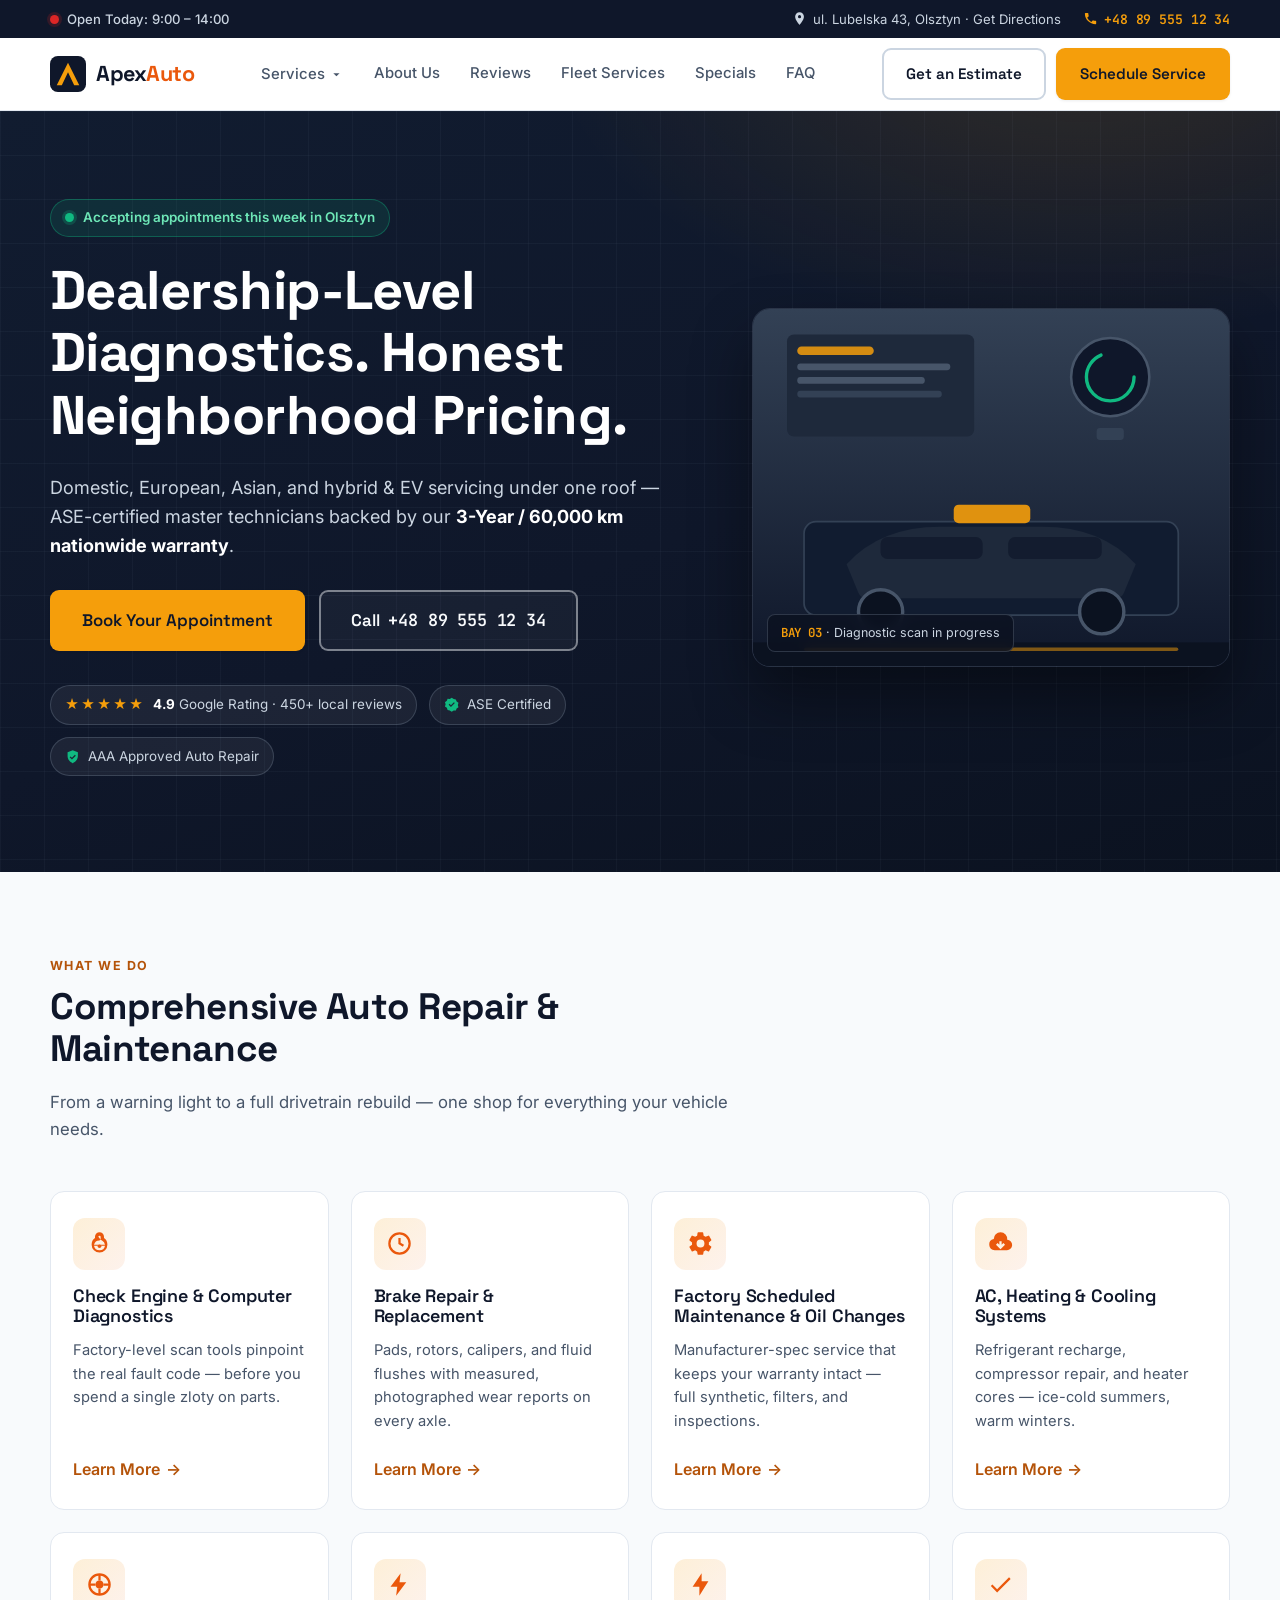
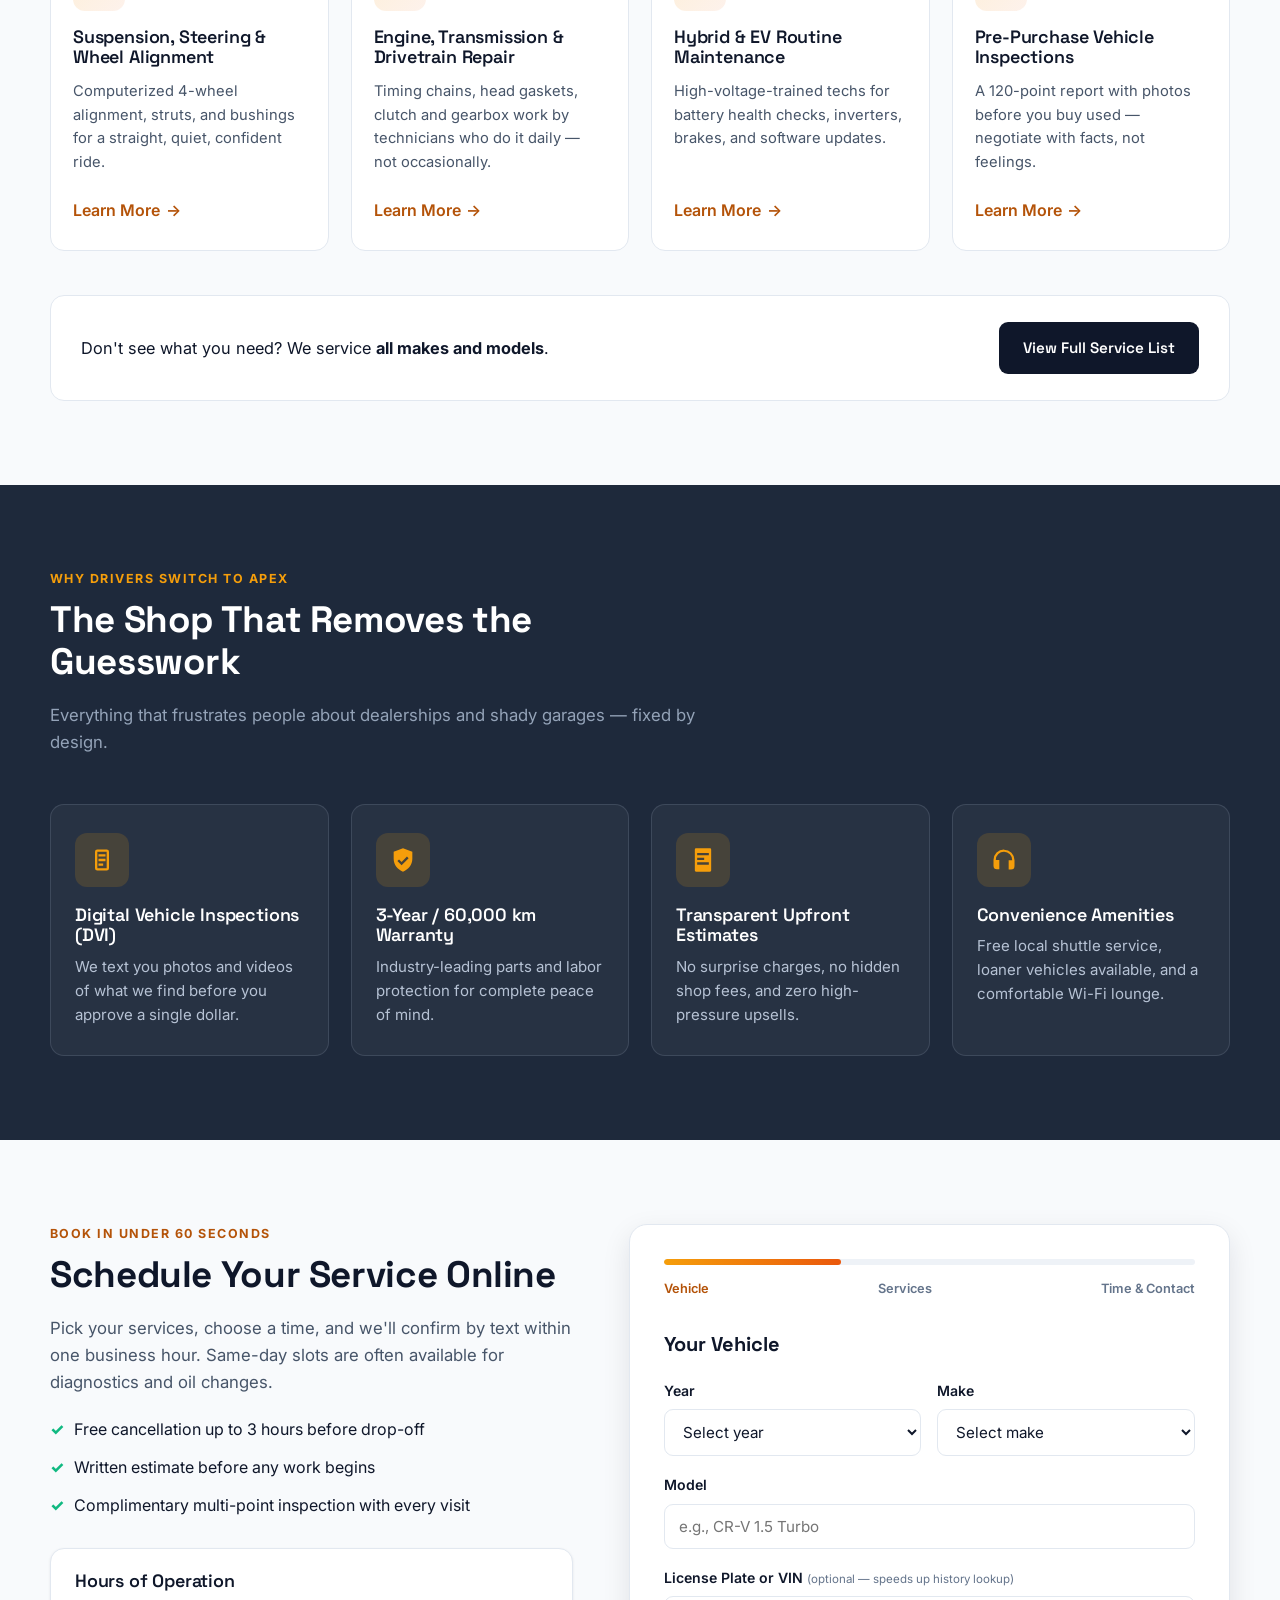
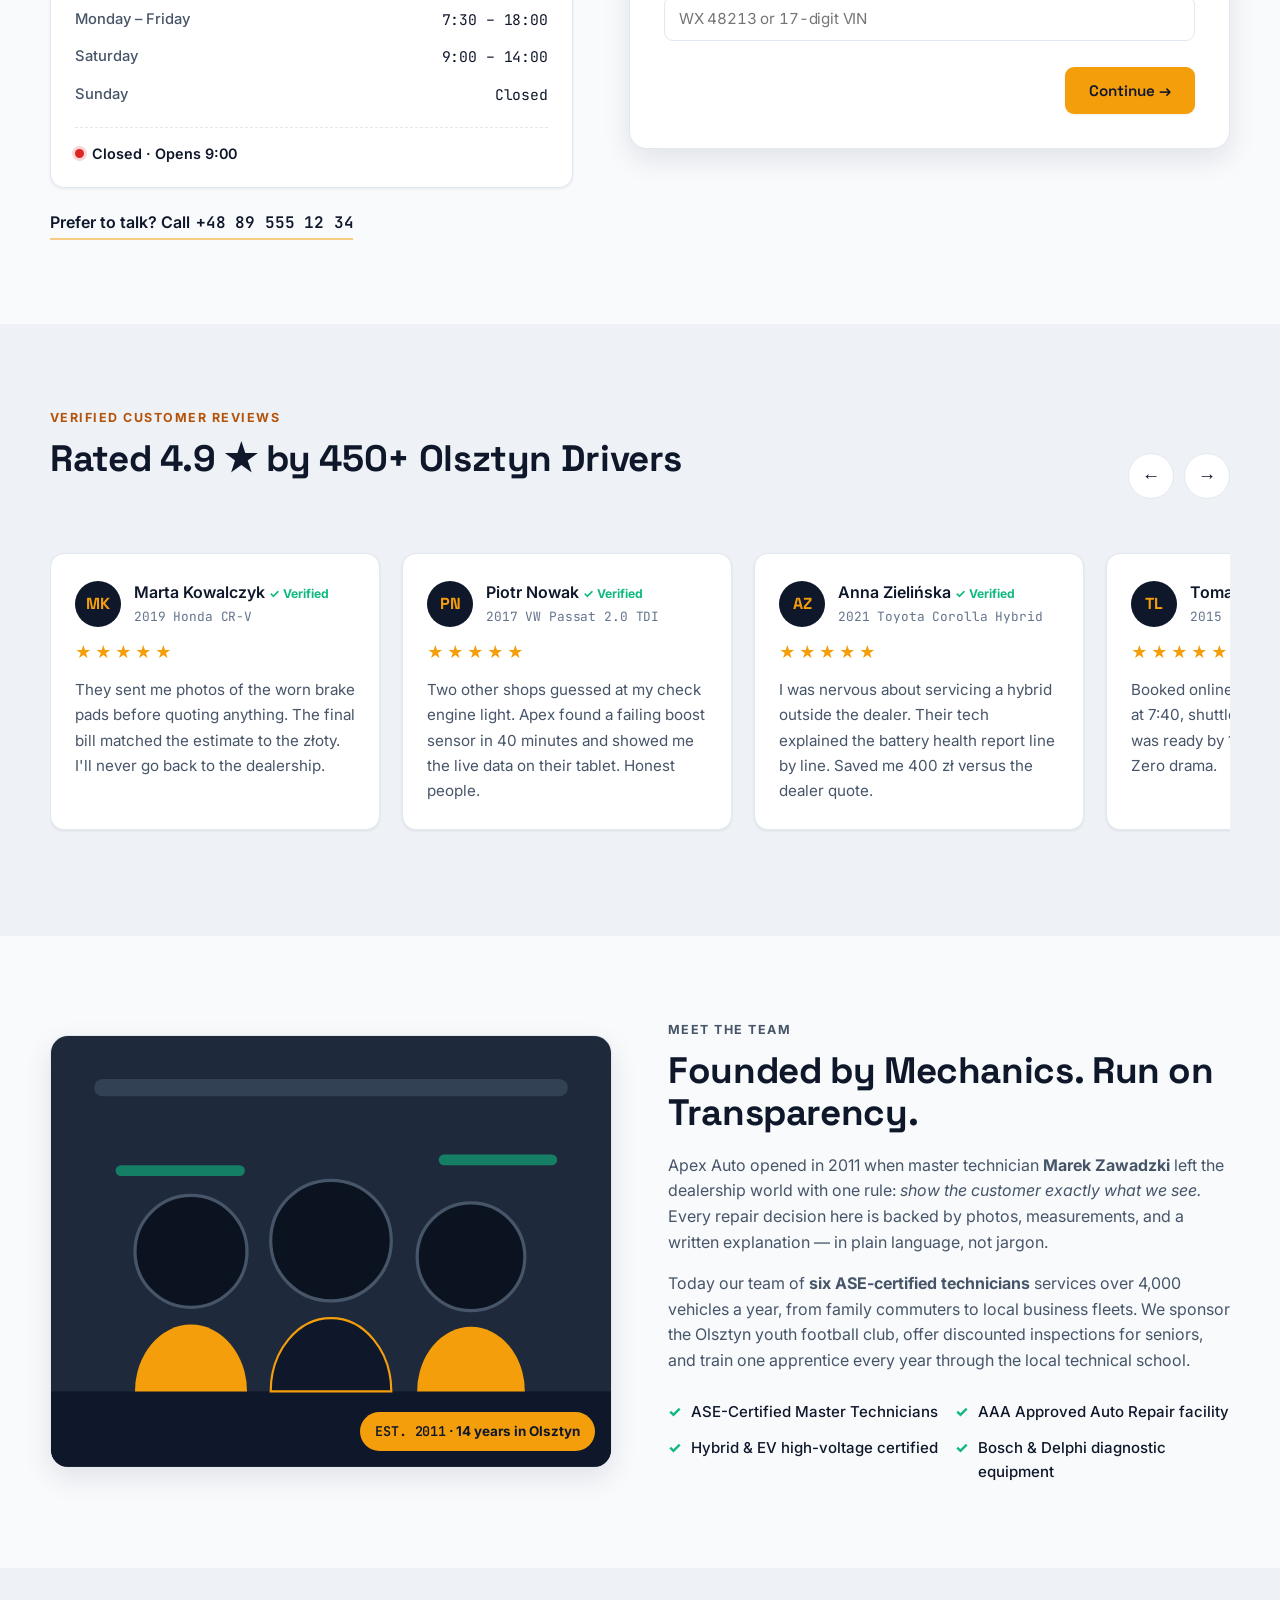
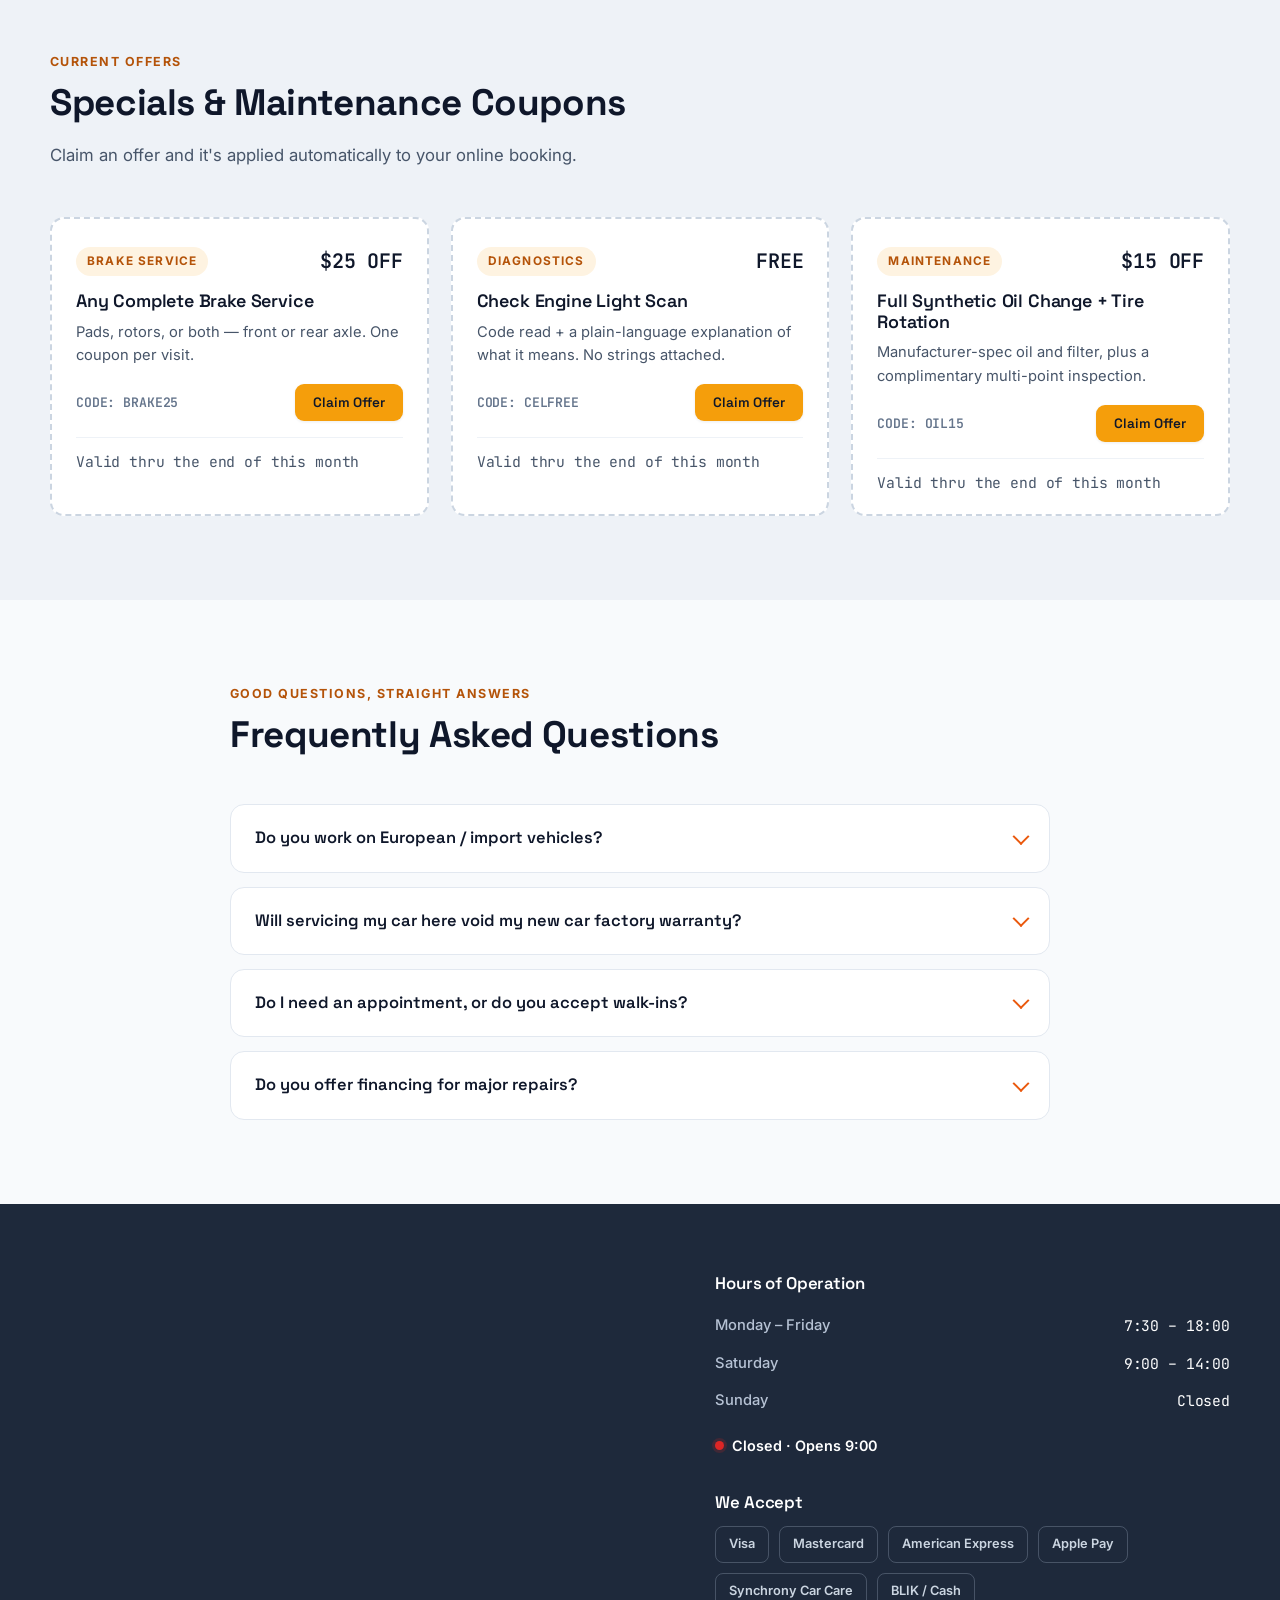
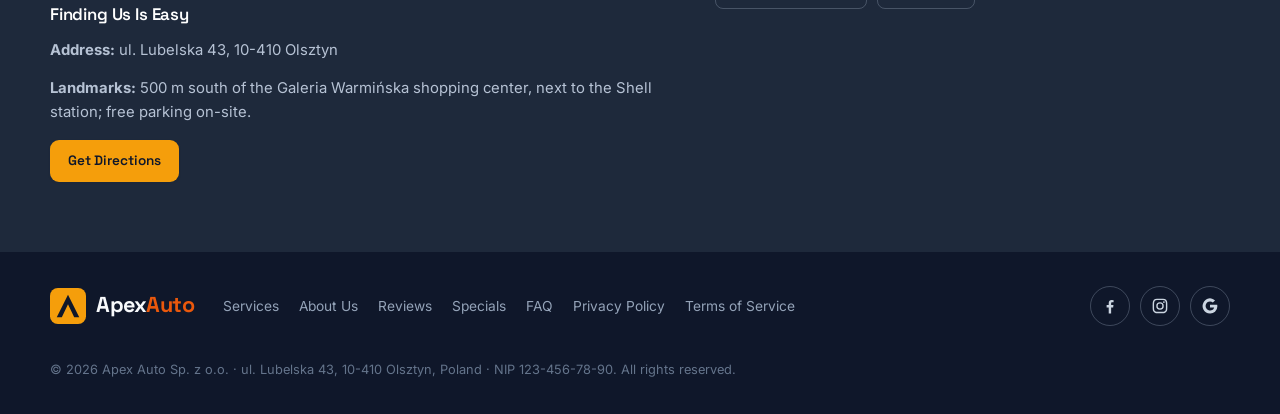
<file: index.html>
<!DOCTYPE html>
<html lang="en">
<head>
  <meta charset="UTF-8">
  <meta name="viewport" content="width=device-width, initial-scale=1.0">
  <title>Apex Auto | Auto Repair &amp; Maintenance in Olsztyn, Poland</title>
  <meta name="description" content="Apex Auto is Olsztyn's transparent, ASE-certified auto repair shop. Dealership-level diagnostics, honest pricing, digital inspections, and a 3-year / 60,000 km warranty. Book your appointment online.">
  <meta name="theme-color" content="#0F172A">
  <link rel="canonical" href="https://www.apexauto-olsztyn.pl/">
  <meta property="og:title" content="Apex Auto — Auto Repair &amp; Maintenance in Olsztyn">
  <meta property="og:description" content="Dealership-level diagnostics. Honest neighborhood pricing. Book your appointment today.">
  <meta property="og:type" content="website">
  <link rel="icon" href="data:image/svg+xml,%3Csvg xmlns='http://www.w3.org/2000/svg' viewBox='0 0 32 32'%3E%3Crect width='32' height='32' rx='7' fill='%230F172A'/%3E%3Cpath d='M16 6 L26 26 H21.5 L16 14.5 L10.5 26 H6 Z' fill='%23F59E0B'/%3E%3C/svg%3E">
  <link rel="preconnect" href="https://fonts.googleapis.com">
  <link rel="preconnect" href="https://fonts.gstatic.com" crossorigin>
  <link href="https://fonts.googleapis.com/css2?family=Space+Grotesk:wght@500;600;700&family=Inter:wght@400;500;600;700&family=JetBrains+Mono:wght@500;600&display=swap" rel="stylesheet">
  <link rel="stylesheet" href="css/styles.css">
  <script type="application/ld+json">
  {
    "@context": "https://schema.org",
    "@type": "AutoRepair",
    "name": "Apex Auto",
    "image": "https://www.apexauto-olsztyn.pl/assets/shop-front.webp",
    "url": "https://www.apexauto-olsztyn.pl/",
    "telephone": "+48 89 555 12 34",
    "email": "service@apexauto-olsztyn.pl",
    "priceRange": "$$",
    "currenciesAccepted": "PLN",
    "paymentAccepted": "Cash, Visa, Mastercard, American Express, Apple Pay, Synchrony Car Care",
    "address": {
      "@type": "PostalAddress",
      "streetAddress": "ul. Lubelska 43",
      "addressLocality": "Olsztyn",
      "postalCode": "10-410",
      "addressRegion": "Warmian-Masurian",
      "addressCountry": "PL"
    },
    "geo": { "@type": "GeoCoordinates", "latitude": 53.7784, "longitude": 20.4801 },
    "openingHoursSpecification": [
      { "@type": "OpeningHoursSpecification", "dayOfWeek": ["Monday","Tuesday","Wednesday","Thursday","Friday"], "opens": "07:30", "closes": "18:00" },
      { "@type": "OpeningHoursSpecification", "dayOfWeek": "Saturday", "opens": "09:00", "closes": "14:00" }
    ],
    "aggregateRating": { "@type": "AggregateRating", "ratingValue": "4.9", "reviewCount": "452" },
    "areaServed": ["Olsztyn", "Warmian-Masurian Voivodeship"],
    "sameAs": [
      "https://www.facebook.com/apexautoolsztyn",
      "https://www.instagram.com/apexautoolsztyn",
      "https://g.page/apexautoolsztyn"
    ]
  }
  </script>
</head>
<body>

  <a class="skip-link" href="#main">Skip to main content</a>

  <!-- ============ Top Utility Bar ============ -->
  <div class="utility-bar">
    <div class="container utility-bar__inner">
      <p class="utility-bar__status">
        <span id="status-dot" class="status-dot" aria-hidden="true"></span>
        <span id="status-text">Open Today: 7:30 AM – 6:00 PM</span>
      </p>
      <div class="utility-bar__right">
        <a class="utility-bar__link" href="https://www.google.com/maps/search/?api=1&amp;query=ul.+Lubelska+43+Olsztyn+Poland" target="_blank" rel="noopener">
          <svg class="icon" viewBox="0 0 24 24" aria-hidden="true"><path d="M12 2a7 7 0 0 0-7 7c0 5.25 7 13 7 13s7-7.75 7-13a7 7 0 0 0-7-7Zm0 9.5A2.5 2.5 0 1 1 12 6.5a2.5 2.5 0 0 1 0 5Z"/></svg>
          ul. Lubelska 43, Olsztyn · Get Directions
        </a>
        <a class="utility-bar__link utility-bar__link--phone" href="tel:+48895551234">
          <svg class="icon" viewBox="0 0 24 24" aria-hidden="true"><path d="M6.6 10.8a15.1 15.1 0 0 0 6.6 6.6l2.2-2.2a1 1 0 0 1 1-.24 11.4 11.4 0 0 0 3.6.57 1 1 0 0 1 1 1V20a1 1 0 0 1-1 1A17 17 0 0 1 3 4a1 1 0 0 1 1-1h3.5a1 1 0 0 1 1 1 11.4 11.4 0 0 0 .57 3.6 1 1 0 0 1-.25 1Z"/></svg>
          <span class="mono">+48 89 555 12 34</span>
        </a>
      </div>
    </div>
  </div>

  <!-- ============ Main Header ============ -->
  <header class="site-header" id="site-header">
    <div class="container site-header__inner">
      <a class="brand" href="index.html" aria-label="Apex Auto — home">
        <svg class="brand__mark" viewBox="0 0 32 32" aria-hidden="true"><rect width="32" height="32" rx="7" fill="#0F172A"/><path d="M16 6 L26 26 H21.5 L16 14.5 L10.5 26 H6 Z" fill="#F59E0B"/></svg>
        <span class="brand__name">Apex<span class="brand__name-accent">Auto</span></span>
      </a>

      <nav class="main-nav" id="main-nav" aria-label="Primary">
        <ul>
          <li class="has-dropdown">
            <button class="nav-link nav-link--btn" aria-expanded="false" aria-controls="services-menu">
              Services
              <svg class="icon icon--chevron" viewBox="0 0 24 24" aria-hidden="true"><path d="m7 10 5 5 5-5"/></svg>
            </button>
            <ul class="dropdown" id="services-menu">
              <li><a href="services.html#diagnostics">Check Engine &amp; Diagnostics</a></li>
              <li><a href="services.html#brakes">Brake Repair &amp; Replacement</a></li>
              <li><a href="services.html#maintenance">Scheduled Maintenance &amp; Oil Changes</a></li>
              <li><a href="services.html#climate">AC, Heating &amp; Cooling</a></li>
              <li><a href="services.html#suspension">Suspension, Steering &amp; Alignment</a></li>
              <li><a href="services.html#drivetrain">Engine, Transmission &amp; Drivetrain</a></li>
              <li><a href="services.html#hybrid">Hybrid &amp; EV Maintenance</a></li>
              <li><a href="services.html#inspection">Pre-Purchase Inspections</a></li>
              <li><a href="services.html"><strong>View Full Service List →</strong></a></li>
            </ul>
          </li>
          <li><a class="nav-link" href="#team">About Us</a></li>
          <li><a class="nav-link" href="#reviews">Reviews</a></li>
          <li><a class="nav-link" href="services.html#fleet">Fleet Services</a></li>
          <li><a class="nav-link" href="#specials">Specials</a></li>
          <li><a class="nav-link" href="#faq">FAQ</a></li>
        </ul>
      </nav>

      <div class="header-actions">
        <a class="btn btn--ghost" href="#booking">Get an Estimate</a>
        <a class="btn btn--accent" href="#booking">Schedule Service</a>
        <button class="hamburger" id="hamburger" aria-label="Open menu" aria-expanded="false" aria-controls="main-nav">
          <span></span><span></span><span></span>
        </button>
      </div>
    </div>
  </header>

  <main id="main">

    <!-- ============ Section 1: Hero ============ -->
    <section class="hero" aria-labelledby="hero-heading">
      <div class="container hero__inner">
        <div class="hero__copy">
          <p class="hero__eyebrow"><span class="status-dot status-dot--on" aria-hidden="true"></span> Accepting appointments this week in Olsztyn</p>
          <h1 id="hero-heading">Dealership-Level Diagnostics. Honest Neighborhood Pricing.</h1>
          <p class="hero__sub">Domestic, European, Asian, and hybrid &amp; EV servicing under one roof — ASE-certified master technicians backed by our <strong>3-Year / 60,000&nbsp;km nationwide warranty</strong>.</p>
          <div class="hero__ctas">
            <a class="btn btn--accent btn--lg" href="#booking">Book Your Appointment</a>
            <a class="btn btn--outline-light btn--lg" href="tel:+48895551234">Call <span class="mono">+48 89 555 12 34</span></a>
          </div>
          <ul class="hero__proof" aria-label="Trust badges">
            <li class="proof-badge">
              <span class="proof-badge__stars" aria-hidden="true">★★★★★</span>
              <span><strong>4.9</strong> Google Rating · 450+ local reviews</span>
            </li>
            <li class="proof-badge proof-badge--seal">
              <svg class="icon" viewBox="0 0 24 24" aria-hidden="true"><path d="M12 1 9 3 5.6 2.7 4.4 6 1.5 8l1 3.4-1 3.4 2.9 2 1.2 3.3L9 20.9 12 23l3-2.1 3.4.2 1.2-3.3 2.9-2-1-3.4 1-3.4-2.9-2-1.2-3.3L15 3Zm-1.2 14.5-3.6-3.6 1.4-1.4 2.2 2.2 4.6-4.6 1.4 1.4Z"/></svg>
              ASE Certified
            </li>
            <li class="proof-badge proof-badge--seal">
              <svg class="icon" viewBox="0 0 24 24" aria-hidden="true"><path d="M12 2 4 5v6c0 5 3.4 9.4 8 11 4.6-1.6 8-6 8-11V5Zm-1.2 14.5-3.6-3.6 1.4-1.4 2.2 2.2 4.6-4.6 1.4 1.4Z"/></svg>
              AAA Approved Auto Repair
            </li>
          </ul>
        </div>
        <div class="hero__media" aria-hidden="true">
          <div class="hero__photo">
            <svg viewBox="0 0 560 420" role="img" aria-hidden="true" preserveAspectRatio="xMidYMid slice">
              <defs>
                <linearGradient id="bayGlow" x1="0" y1="0" x2="0" y2="1">
                  <stop offset="0" stop-color="#334155"/><stop offset="1" stop-color="#0F172A"/>
                </linearGradient>
              </defs>
              <rect width="560" height="420" fill="url(#bayGlow)"/>
              <rect x="40" y="30" width="220" height="120" rx="8" fill="#1E293B"/>
              <rect x="52" y="44" width="90" height="10" rx="5" fill="#F59E0B" opacity=".85"/>
              <rect x="52" y="64" width="180" height="8" rx="4" fill="#475569"/>
              <rect x="52" y="80" width="150" height="8" rx="4" fill="#475569"/>
              <rect x="52" y="96" width="170" height="8" rx="4" fill="#334155"/>
              <circle cx="420" cy="80" r="46" fill="#0F172A" stroke="#475569" stroke-width="3"/>
              <circle cx="420" cy="80" r="28" fill="none" stroke="#10B981" stroke-width="4" stroke-dasharray="120 60" stroke-linecap="round"/>
              <rect x="404" y="140" width="32" height="14" rx="4" fill="#334155"/>
              <rect x="60" y="250" width="440" height="110" rx="14" fill="#111C30" stroke="#334155" stroke-width="2"/>
              <path d="M110 300 q40 -44 110 -44 h120 q70 0 110 44 l-14 34 a10 10 0 0 1 -9 6 h-294 a10 10 0 0 1 -9 -6 Z" fill="#1E293B"/>
              <rect x="150" y="268" width="120" height="26" rx="8" fill="#0F172A" opacity=".7"/>
              <rect x="300" y="268" width="110" height="26" rx="8" fill="#0F172A" opacity=".7"/>
              <rect x="236" y="230" width="90" height="22" rx="6" fill="#F59E0B" opacity=".9"/>
              <circle cx="150" cy="356" r="26" fill="#0B1220" stroke="#475569" stroke-width="4"/>
              <circle cx="410" cy="356" r="26" fill="#0B1220" stroke="#475569" stroke-width="4"/>
              <rect x="0" y="392" width="560" height="28" fill="#0B1220"/>
              <rect x="60" y="398" width="440" height="4" rx="2" fill="#F59E0B" opacity=".5"/>
            </svg>
            <div class="hero__photo-tag">
              <span class="mono">BAY 03</span> · Diagnostic scan in progress
            </div>
          </div>
        </div>
      </div>
    </section>

    <!-- ============ Section 2: Core Services Grid ============ -->
    <section class="section services" id="services" aria-labelledby="services-heading">
      <div class="container">
        <div class="section-head">
          <p class="section-eyebrow">What we do</p>
          <h2 id="services-heading">Comprehensive Auto Repair &amp; Maintenance</h2>
          <p class="section-sub">From a warning light to a full drivetrain rebuild — one shop for everything your vehicle needs.</p>
        </div>

        <div class="services-grid">
          <article class="service-card">
            <div class="service-card__icon" aria-hidden="true">
              <svg viewBox="0 0 24 24"><path d="M12 2a4 4 0 0 0-4 4v1.1A7 7 0 0 0 5 13a7 7 0 0 0 14 0 7 7 0 0 0-3-5.9V6a4 4 0 0 0-4-4Zm-1 4a1 1 0 0 1 2 0v2.6l1.2.7A5 5 0 0 1 16.9 13H7.1a5 5 0 0 1 4.7-3.7l1.2-.7ZM12 18a5 5 0 0 1-4.9-4h9.8A5 5 0 0 1 12 18Z"/><circle cx="12" cy="14.5" r="1.6"/></svg>
            </div>
            <h3>Check Engine &amp; Computer Diagnostics</h3>
            <p>Factory-level scan tools pinpoint the real fault code — before you spend a single zloty on parts.</p>
            <a class="text-link" href="services.html#diagnostics">Learn More <span aria-hidden="true">→</span></a>
          </article>

          <article class="service-card">
            <div class="service-card__icon" aria-hidden="true">
              <svg viewBox="0 0 24 24"><path d="M12 2a10 10 0 1 0 10 10A10 10 0 0 0 12 2Zm0 18a8 8 0 1 1 8-8 8 8 0 0 1-8 8Zm1-13h-2v5.4l4 2.4 1-1.7-3-1.8Z"/></svg>
            </div>
            <h3>Brake Repair &amp; Replacement</h3>
            <p>Pads, rotors, calipers, and fluid flushes with measured, photographed wear reports on every axle.</p>
            <a class="text-link" href="services.html#brakes">Learn More <span aria-hidden="true">→</span></a>
          </article>

          <article class="service-card">
            <div class="service-card__icon" aria-hidden="true">
              <svg viewBox="0 0 24 24"><path d="M19.4 13a7.8 7.8 0 0 0 .1-1 7.8 7.8 0 0 0-.1-1l2.1-1.7a.5.5 0 0 0 .1-.6l-2-3.5a.5.5 0 0 0-.6-.2l-2.5 1a7.6 7.6 0 0 0-1.7-1l-.4-2.6a.5.5 0 0 0-.5-.4h-4a.5.5 0 0 0-.5.4L9 5a7.6 7.6 0 0 0-1.7 1l-2.5-1a.5.5 0 0 0-.6.2l-2 3.5a.5.5 0 0 0 .1.6L4.5 11a7.8 7.8 0 0 0 0 2l-2.2 1.7a.5.5 0 0 0-.1.6l2 3.5a.5.5 0 0 0 .6.2l2.5-1a7.6 7.6 0 0 0 1.7 1l.4 2.6a.5.5 0 0 0 .5.4h4a.5.5 0 0 0 .5-.4l.4-2.6a7.6 7.6 0 0 0 1.7-1l2.5 1a.5.5 0 0 0 .6-.2l2-3.5a.5.5 0 0 0-.1-.6ZM12 15.5A3.5 3.5 0 1 1 15.5 12 3.5 3.5 0 0 1 12 15.5Z"/></svg>
            </div>
            <h3>Factory Scheduled Maintenance &amp; Oil Changes</h3>
            <p>Manufacturer-spec service that keeps your warranty intact — full synthetic, filters, and inspections.</p>
            <a class="text-link" href="services.html#maintenance">Learn More <span aria-hidden="true">→</span></a>
          </article>

          <article class="service-card">
            <div class="service-card__icon" aria-hidden="true">
              <svg viewBox="0 0 24 24"><path d="M12 2a6 6 0 0 0-6 6 5 5 0 0 0 .9 9.9h10.6a4.6 4.6 0 0 0 .5-9.2A6 6 0 0 0 12 2Zm-1 8h2v3.2l1.6-1.6 1.4 1.4-4 4-4-4 1.4-1.4 1.6 1.6Z"/></svg>
            </div>
            <h3>AC, Heating &amp; Cooling Systems</h3>
            <p>Refrigerant recharge, compressor repair, and heater cores — ice-cold summers, warm winters.</p>
            <a class="text-link" href="services.html#climate">Learn More <span aria-hidden="true">→</span></a>
          </article>

          <article class="service-card">
            <div class="service-card__icon" aria-hidden="true">
              <svg viewBox="0 0 24 24"><circle cx="12" cy="12" r="9" fill="none" stroke="currentColor" stroke-width="2"/><circle cx="12" cy="12" r="3.5"/><path d="M12 3v5.5M12 15.5V21M3 12h5.5M15.5 12H21" stroke="currentColor" stroke-width="2" fill="none"/></svg>
            </div>
            <h3>Suspension, Steering &amp; Wheel Alignment</h3>
            <p>Computerized 4-wheel alignment, struts, and bushings for a straight, quiet, confident ride.</p>
            <a class="text-link" href="services.html#suspension">Learn More <span aria-hidden="true">→</span></a>
          </article>

          <article class="service-card">
            <div class="service-card__icon" aria-hidden="true">
              <svg viewBox="0 0 24 24"><path d="M13 2 4 14h6l-1 8 9-12h-6Z"/></svg>
            </div>
            <h3>Engine, Transmission &amp; Drivetrain Repair</h3>
            <p>Timing chains, head gaskets, clutch and gearbox work by technicians who do it daily — not occasionally.</p>
            <a class="text-link" href="services.html#drivetrain">Learn More <span aria-hidden="true">→</span></a>
          </article>

          <article class="service-card">
            <div class="service-card__icon" aria-hidden="true">
              <svg viewBox="0 0 24 24"><path d="M13 2v7h6l-8 13v-8H5Z"/></svg>
            </div>
            <h3>Hybrid &amp; EV Routine Maintenance</h3>
            <p>High-voltage-trained techs for battery health checks, inverters, brakes, and software updates.</p>
            <a class="text-link" href="services.html#hybrid">Learn More <span aria-hidden="true">→</span></a>
          </article>

          <article class="service-card">
            <div class="service-card__icon" aria-hidden="true">
              <svg viewBox="0 0 24 24"><path d="M9 16.2 4.8 12l-1.4 1.4L9 19 21 7l-1.4-1.4Z"/></svg>
            </div>
            <h3>Pre-Purchase Vehicle Inspections</h3>
            <p>A 120-point report with photos before you buy used — negotiate with facts, not feelings.</p>
            <a class="text-link" href="services.html#inspection">Learn More <span aria-hidden="true">→</span></a>
          </article>
        </div>

        <div class="services-footnote">
          <p>Don't see what you need? We service <strong>all makes and models</strong>.</p>
          <a class="btn btn--dark" href="services.html">View Full Service List</a>
        </div>
      </div>
    </section>

    <!-- ============ Section 3: Why Choose Us ============ -->
    <section class="section section--dark why-us" aria-labelledby="why-heading">
      <div class="container">
        <div class="section-head section-head--light">
          <p class="section-eyebrow">Why drivers switch to Apex</p>
          <h2 id="why-heading">The Shop That Removes the Guesswork</h2>
          <p class="section-sub">Everything that frustrates people about dealerships and shady garages — fixed by design.</p>
        </div>

        <div class="feature-grid">
          <article class="feature">
            <div class="feature__icon" aria-hidden="true">
              <svg viewBox="0 0 24 24"><path d="M8 3h8a2 2 0 0 1 2 2v14a2 2 0 0 1-2 2H8a2 2 0 0 1-2-2V5a2 2 0 0 1 2-2Zm0 2v14h8V5Zm1 2h6v2H9Zm0 4h6v2H9Zm0 4h4v2H9Z"/></svg>
            </div>
            <h3>Digital Vehicle Inspections (DVI)</h3>
            <p>We text you photos and videos of what we find before you approve a single dollar.</p>
          </article>
          <article class="feature">
            <div class="feature__icon" aria-hidden="true">
              <svg viewBox="0 0 24 24"><path d="M12 2 4 5v6c0 5 3.4 9.4 8 11 4.6-1.6 8-6 8-11V5Zm-1.2 14.5-3.6-3.6 1.4-1.4 2.2 2.2 4.6-4.6 1.4 1.4Z"/></svg>
            </div>
            <h3>3-Year / 60,000 km Warranty</h3>
            <p>Industry-leading parts and labor protection for complete peace of mind.</p>
          </article>
          <article class="feature">
            <div class="feature__icon" aria-hidden="true">
              <svg viewBox="0 0 24 24"><path d="M6 2h12a1 1 0 0 1 1 1v18a1 1 0 0 1-1 1H6a1 1 0 0 1-1-1V3a1 1 0 0 1 1-1Zm1 4v2h10V6Zm0 4v2h6v-2Zm0 4v2h10v-2Z"/></svg>
            </div>
            <h3>Transparent Upfront Estimates</h3>
            <p>No surprise charges, no hidden shop fees, and zero high-pressure upsells.</p>
          </article>
          <article class="feature">
            <div class="feature__icon" aria-hidden="true">
              <svg viewBox="0 0 24 24"><path d="M12 3a9 9 0 0 0-9 9v5a3 3 0 0 0 3 3h2v-8H5v-.2A7 7 0 0 1 19 12v.2h-3v8h2a3 3 0 0 0 3-3v-5a9 9 0 0 0-9-9Z"/></svg>
            </div>
            <h3>Convenience Amenities</h3>
            <p>Free local shuttle service, loaner vehicles available, and a comfortable Wi-Fi lounge.</p>
          </article>
        </div>
      </div>
    </section>

    <!-- ============ Section 4: Booking Widget ============ -->
    <section class="section booking" id="booking" aria-labelledby="booking-heading">
      <div class="container booking__inner">
        <div class="booking__aside">
          <p class="section-eyebrow">Book in under 60 seconds</p>
          <h2 id="booking-heading">Schedule Your Service Online</h2>
          <p class="booking__reassure">Pick your services, choose a time, and we'll confirm by text within one business hour. Same-day slots are often available for diagnostics and oil changes.</p>

          <ul class="booking__perks">
            <li><span class="check" aria-hidden="true">✓</span> Free cancellation up to 3 hours before drop-off</li>
            <li><span class="check" aria-hidden="true">✓</span> Written estimate before any work begins</li>
            <li><span class="check" aria-hidden="true">✓</span> Complimentary multi-point inspection with every visit</li>
          </ul>

          <div class="hours-card" aria-label="Hours of operation">
            <h3>Hours of Operation</h3>
            <table class="hours-table">
              <tbody>
                <tr><th scope="row">Monday – Friday</th><td class="mono">7:30 – 18:00</td></tr>
                <tr><th scope="row">Saturday</th><td class="mono">9:00 – 14:00</td></tr>
                <tr><th scope="row">Sunday</th><td class="mono">Closed</td></tr>
              </tbody>
            </table>
            <p class="hours-card__status"><span id="status-dot-2" class="status-dot" aria-hidden="true"></span> <span id="status-text-2">Open now</span></p>
          </div>

          <a class="booking__call" href="tel:+48895551234">
            Prefer to talk? Call <span class="mono">+48 89 555 12 34</span>
          </a>
        </div>

        <div class="booking__panel">
          <form class="booking-form" id="booking-form" novalidate>
            <div class="booking-form__progress" aria-hidden="true">
              <div class="progress-track"><div class="progress-fill" id="progress-fill"></div></div>
              <ol class="progress-steps">
                <li data-step="1" class="is-active">Vehicle</li>
                <li data-step="2">Services</li>
                <li data-step="3">Time &amp; Contact</li>
              </ol>
            </div>

            <!-- Step 1 -->
            <fieldset class="form-step is-active" data-step="1">
              <legend>Your Vehicle</legend>
              <div class="field-row">
                <div class="field">
                  <label for="veh-year">Year</label>
                  <select id="veh-year" name="year" required>
                    <option value="">Select year</option>
                  </select>
                  <p class="field-error" hidden>Please select a year.</p>
                </div>
                <div class="field">
                  <label for="veh-make">Make</label>
                  <select id="veh-make" name="make" required>
                    <option value="">Select make</option>
                    <option>Audi</option><option>BMW</option><option>Citroën</option><option>Dacia</option>
                    <option>Fiat</option><option>Ford</option><option>Honda</option><option>Hyundai</option>
                    <option>Kia</option><option>Mercedes-Benz</option><option>Nissan</option><option>Opel</option>
                    <option>Peugeot</option><option>Renault</option><option>Škoda</option><option>Subaru</option>
                    <option>Suzuki</option><option>Toyota</option><option>Volkswagen</option><option>Volvo</option>
                    <option>Other / Not listed</option>
                  </select>
                  <p class="field-error" hidden>Please select a make.</p>
                </div>
              </div>
              <div class="field">
                <label for="veh-model">Model</label>
                <input id="veh-model" name="model" type="text" placeholder="e.g., CR-V 1.5 Turbo" required autocomplete="off">
                <p class="field-error" hidden>Please enter the model.</p>
              </div>
              <div class="field">
                <label for="veh-vin">License Plate or VIN <span class="label-optional">(optional — speeds up history lookup)</span></label>
                <input id="veh-vin" name="plate" type="text" class="mono" placeholder="WX 48213 or 17-digit VIN" autocomplete="off">
              </div>
              <div class="form-nav">
                <span></span>
                <button type="button" class="btn btn--accent" data-next>Continue →</button>
              </div>
            </fieldset>

            <!-- Step 2 -->
            <fieldset class="form-step" data-step="2">
              <legend>What does your vehicle need?</legend>
              <div class="checkbox-grid">
                <label class="checkbox-chip"><input type="checkbox" name="services" value="Oil Change"><span>Oil Change</span></label>
                <label class="checkbox-chip"><input type="checkbox" name="services" value="Brakes"><span>Brakes</span></label>
                <label class="checkbox-chip"><input type="checkbox" name="services" value="Strange Noise"><span>Strange Noise</span></label>
                <label class="checkbox-chip"><input type="checkbox" name="services" value="Warning Light"><span>Warning Light</span></label>
                <label class="checkbox-chip"><input type="checkbox" name="services" value="AC / Heating"><span>AC / Heating</span></label>
                <label class="checkbox-chip"><input type="checkbox" name="services" value="Tires / Alignment"><span>Tires / Alignment</span></label>
                <label class="checkbox-chip"><input type="checkbox" name="services" value="Scheduled Maintenance"><span>Scheduled Maintenance</span></label>
                <label class="checkbox-chip"><input type="checkbox" name="services" value="Other"><span>Other</span></label>
              </div>
              <div class="field">
                <label for="symptoms">Describe the symptoms <span class="label-optional">(optional)</span></label>
                <textarea id="symptoms" name="symptoms" rows="4" placeholder="e.g., Grinding noise from the front-right when braking at low speed; started about a week ago."></textarea>
              </div>
              <p class="promo-status" id="promo-status" hidden></p>
              <div class="form-nav">
                <button type="button" class="btn btn--ghost-dark" data-back>← Back</button>
                <button type="button" class="btn btn--accent" data-next>Continue →</button>
              </div>
            </fieldset>

            <!-- Step 3 -->
            <fieldset class="form-step" data-step="3">
              <legend>Drop-off time &amp; your details</legend>
              <div class="field-row">
                <div class="field">
                  <label for="pref-date">Preferred drop-off date</label>
                  <input id="pref-date" name="date" type="date" required>
                  <p class="field-error" hidden>Please choose a date.</p>
                </div>
                <div class="field">
                  <label for="pref-time">Preferred time</label>
                  <select id="pref-time" name="time" required>
                    <option value="">Select time</option>
                    <option>7:30 – 9:00</option><option>9:00 – 11:00</option><option>11:00 – 13:00</option>
                    <option>13:00 – 15:00</option><option>15:00 – 17:30</option>
                  </select>
                  <p class="field-error" hidden>Please choose a time window.</p>
                </div>
              </div>
              <div class="field">
                <span class="field-label" id="stay-label">While we work, you'll be…</span>
                <div class="radio-row" role="radiogroup" aria-labelledby="stay-label">
                  <label class="radio-pill"><input type="radio" name="stay" value="waiting" checked><span>Waiting at shop</span></label>
                  <label class="radio-pill"><input type="radio" name="stay" value="dropoff"><span>Dropping off</span></label>
                </div>
              </div>
              <div class="field-row">
                <div class="field">
                  <label for="cust-name">Full name</label>
                  <input id="cust-name" name="name" type="text" autocomplete="name" required>
                  <p class="field-error" hidden>Please enter your name.</p>
                </div>
                <div class="field">
                  <label for="cust-phone">Phone</label>
                  <input id="cust-phone" name="phone" type="tel" class="mono" placeholder="+48 ___ ___ ___" autocomplete="tel" required>
                  <p class="field-error" hidden>Please enter a valid phone number.</p>
                </div>
              </div>
              <div class="field">
                <label for="cust-email">Email</label>
                <input id="cust-email" name="email" type="email" autocomplete="email" required>
                <p class="field-error" hidden>Please enter a valid email address.</p>
              </div>
              <div class="form-nav">
                <button type="button" class="btn btn--ghost-dark" data-back>← Back</button>
                <button type="submit" class="btn btn--accent btn--lg">Request Appointment</button>
              </div>
            </fieldset>

            <div class="form-success" id="form-success" hidden tabindex="-1">
              <div class="form-success__icon" aria-hidden="true">✓</div>
              <h3>Request received!</h3>
              <p id="form-success-msg">Thanks — we'll confirm your appointment by text within one business hour.</p>
              <p class="mono form-success__ref" id="form-success-ref"></p>
            </div>
          </form>
        </div>
      </div>
    </section>

    <!-- ============ Section 5: Reviews Carousel ============ -->
    <section class="section section--tint reviews" id="reviews" aria-labelledby="reviews-heading">
      <div class="container">
        <div class="section-head section-head--split">
          <div>
            <p class="section-eyebrow">Verified customer reviews</p>
            <h2 id="reviews-heading">Rated 4.9 ★ by 450+ Olsztyn Drivers</h2>
          </div>
          <div class="carousel-nav">
            <button class="carousel-btn" id="rev-prev" aria-label="Previous reviews">←</button>
            <button class="carousel-btn" id="rev-next" aria-label="Next reviews">→</button>
          </div>
        </div>

        <div class="reviews-track" id="reviews-track" tabindex="0" aria-label="Customer reviews, scroll horizontally">
          <article class="review-card">
            <div class="review-card__head">
              <div class="review-avatar" aria-hidden="true">MK</div>
              <div>
                <p class="review-name">Marta Kowalczyk <span class="verified" title="Verified Google review">✓ Verified</span></p>
                <p class="review-vehicle mono">2019 Honda CR-V</p>
              </div>
            </div>
            <p class="review-stars" aria-label="5 out of 5 stars">★★★★★</p>
            <blockquote>They sent me photos of the worn brake pads before quoting anything. The final bill matched the estimate to the złoty. I'll never go back to the dealership.</blockquote>
          </article>

          <article class="review-card">
            <div class="review-card__head">
              <div class="review-avatar" aria-hidden="true">PN</div>
              <div>
                <p class="review-name">Piotr Nowak <span class="verified" title="Verified Google review">✓ Verified</span></p>
                <p class="review-vehicle mono">2017 VW Passat 2.0 TDI</p>
              </div>
            </div>
            <p class="review-stars" aria-label="5 out of 5 stars">★★★★★</p>
            <blockquote>Two other shops guessed at my check engine light. Apex found a failing boost sensor in 40 minutes and showed me the live data on their tablet. Honest people.</blockquote>
          </article>

          <article class="review-card">
            <div class="review-card__head">
              <div class="review-avatar" aria-hidden="true">AZ</div>
              <div>
                <p class="review-name">Anna Zielińska <span class="verified" title="Verified Google review">✓ Verified</span></p>
                <p class="review-vehicle mono">2021 Toyota Corolla Hybrid</p>
              </div>
            </div>
            <p class="review-stars" aria-label="5 out of 5 stars">★★★★★</p>
            <blockquote>I was nervous about servicing a hybrid outside the dealer. Their tech explained the battery health report line by line. Saved me 400 zł versus the dealer quote.</blockquote>
          </article>

          <article class="review-card">
            <div class="review-card__head">
              <div class="review-avatar" aria-hidden="true">TL</div>
              <div>
                <p class="review-name">Tomasz Lis <span class="verified" title="Verified Google review">✓ Verified</span></p>
                <p class="review-vehicle mono">2015 Škoda Octavia</p>
              </div>
            </div>
            <p class="review-stars" aria-label="5 out of 5 stars">★★★★★</p>
            <blockquote>Booked online at 22:00, dropped it off at 7:40, shuttle took me to work, car was ready by 13:00 with the AC fixed. Zero drama.</blockquote>
          </article>

          <article class="review-card">
            <div class="review-card__head">
              <div class="review-avatar" aria-hidden="true">EW</div>
              <div>
                <p class="review-name">Ewa Wiśniewska <span class="verified" title="Verified Google review">✓ Verified</span></p>
                <p class="review-vehicle mono">2020 BMW 320d</p>
              </div>
            </div>
            <p class="review-stars" aria-label="5 out of 5 stars">★★★★★</p>
            <blockquote>They told me my rotors were still fine when I was ready to pay for new ones. Who talks you OUT of a repair? A shop you can trust, that's who.</blockquote>
          </article>

          <article class="review-card">
            <div class="review-card__head">
              <div class="review-avatar" aria-hidden="true">JS</div>
              <div>
                <p class="review-name">Jakub Sowa <span class="verified" title="Verified Google review">✓ Verified</span></p>
                <p class="review-vehicle mono">Fleet · 6 delivery vans</p>
              </div>
            </div>
            <p class="review-stars" aria-label="5 out of 5 stars">★★★★★</p>
            <blockquote>We moved our small fleet to Apex last year. Downtime dropped, invoices are itemized and predictable, and they schedule around our delivery windows.</blockquote>
          </article>
        </div>
      </div>
    </section>

    <!-- ============ Section 6: Meet the Team ============ -->
    <section class="section team" id="team" aria-labelledby="team-heading">
      <div class="container team__inner">
        <div class="team__media">
          <svg viewBox="0 0 520 400" role="img" aria-label="Illustration of the Apex Auto technician team in clean uniforms" preserveAspectRatio="xMidYMid slice">
            <rect width="520" height="400" fill="#1E293B"/>
            <rect x="0" y="330" width="520" height="70" fill="#0F172A"/>
            <rect x="40" y="40" width="440" height="16" rx="8" fill="#334155"/>
            <circle cx="130" cy="200" r="52" fill="#0B1220" stroke="#475569" stroke-width="3"/>
            <path d="M78 330 a52 62 0 0 1 104 0Z" fill="#F59E0B"/>
            <circle cx="260" cy="190" r="56" fill="#0B1220" stroke="#475569" stroke-width="3"/>
            <path d="M204 330 a56 68 0 0 1 112 0Z" fill="#0F172A" stroke="#F59E0B" stroke-width="2"/>
            <circle cx="390" cy="205" r="50" fill="#0B1220" stroke="#475569" stroke-width="3"/>
            <path d="M340 330 a50 60 0 0 1 100 0Z" fill="#F59E0B"/>
            <rect x="60" y="120" width="120" height="10" rx="5" fill="#10B981" opacity=".6"/>
            <rect x="360" y="110" width="110" height="10" rx="5" fill="#10B981" opacity=".6"/>
          </svg>
          <div class="team__badge">
            <span class="mono">EST. 2011</span> · 14 years in Olsztyn
          </div>
        </div>
        <div class="team__copy">
          <p class="section-eyebrow">Meet the team</p>
          <h2 id="team-heading">Founded by Mechanics. Run on Transparency.</h2>
          <p>Apex Auto opened in 2011 when master technician <strong>Marek Zawadzki</strong> left the dealership world with one rule: <em>show the customer exactly what we see.</em> Every repair decision here is backed by photos, measurements, and a written explanation — in plain language, not jargon.</p>
          <p>Today our team of <strong>six ASE-certified technicians</strong> services over 4,000 vehicles a year, from family commuters to local business fleets. We sponsor the Olsztyn youth football club, offer discounted inspections for seniors, and train one apprentice every year through the local technical school.</p>
          <ul class="team__creds">
            <li><span class="check" aria-hidden="true">✓</span> ASE-Certified Master Technicians</li>
            <li><span class="check" aria-hidden="true">✓</span> AAA Approved Auto Repair facility</li>
            <li><span class="check" aria-hidden="true">✓</span> Hybrid &amp; EV high-voltage certified</li>
            <li><span class="check" aria-hidden="true">✓</span> Bosch &amp; Delphi diagnostic equipment</li>
          </ul>
        </div>
      </div>
    </section>

    <!-- ============ Section 7: Specials & Coupons ============ -->
    <section class="section section--tint specials" id="specials" aria-labelledby="specials-heading">
      <div class="container">
        <div class="section-head">
          <p class="section-eyebrow">Current offers</p>
          <h2 id="specials-heading">Specials &amp; Maintenance Coupons</h2>
          <p class="section-sub">Claim an offer and it's applied automatically to your online booking.</p>
        </div>

        <div class="coupon-grid">
          <article class="coupon" data-code="BRAKE25">
            <header class="coupon__head">
              <span class="coupon__tag">Brake Service</span>
              <span class="coupon__value mono">$25 OFF</span>
            </header>
            <h3>Any Complete Brake Service</h3>
            <p>Pads, rotors, or both — front or rear axle. One coupon per visit.</p>
            <footer class="coupon__foot">
              <span class="coupon__code mono" aria-label="Promo code">CODE: BRAKE25</span>
              <button class="btn btn--accent btn--sm" data-claim="BRAKE25">Claim Offer</button>
            </footer>
            <p class="coupon__expires mono">Valid thru the end of this month</p>
          </article>

          <article class="coupon" data-code="CELFREE">
            <header class="coupon__head">
              <span class="coupon__tag">Diagnostics</span>
              <span class="coupon__value mono">FREE</span>
            </header>
            <h3>Check Engine Light Scan</h3>
            <p>Code read + a plain-language explanation of what it means. No strings attached.</p>
            <footer class="coupon__foot">
              <span class="coupon__code mono" aria-label="Promo code">CODE: CELFREE</span>
              <button class="btn btn--accent btn--sm" data-claim="CELFREE">Claim Offer</button>
            </footer>
            <p class="coupon__expires mono">Valid thru the end of this month</p>
          </article>

          <article class="coupon" data-code="OIL15">
            <header class="coupon__head">
              <span class="coupon__tag">Maintenance</span>
              <span class="coupon__value mono">$15 OFF</span>
            </header>
            <h3>Full Synthetic Oil Change + Tire Rotation</h3>
            <p>Manufacturer-spec oil and filter, plus a complimentary multi-point inspection.</p>
            <footer class="coupon__foot">
              <span class="coupon__code mono" aria-label="Promo code">CODE: OIL15</span>
              <button class="btn btn--accent btn--sm" data-claim="OIL15">Claim Offer</button>
            </footer>
            <p class="coupon__expires mono">Valid thru the end of this month</p>
          </article>
        </div>
      </div>
    </section>

    <!-- ============ Section 8: FAQ ============ -->
    <section class="section faq" id="faq" aria-labelledby="faq-heading">
      <div class="container container--narrow">
        <div class="section-head">
          <p class="section-eyebrow">Good questions, straight answers</p>
          <h2 id="faq-heading">Frequently Asked Questions</h2>
        </div>

        <div class="accordion">
          <details class="accordion__item">
            <summary>Do you work on European / import vehicles?
              <span class="accordion__chevron" aria-hidden="true"></span>
            </summary>
            <div class="accordion__body">
              <p>Yes — European, Asian, and domestic makes are our daily bread. We invest in factory-level diagnostic tools for VAG (VW, Audi, Škoda, Seat), BMW, Mercedes-Benz, and PSA groups, and our technicians hold brand-specific training. Hybrid and EV platforms are covered too, with high-voltage-certified staff.</p>
            </div>
          </details>

          <details class="accordion__item">
            <summary>Will servicing my car here void my new car factory warranty?
              <span class="accordion__chevron" aria-hidden="true"></span>
            </summary>
            <div class="accordion__body">
              <p>No. Under EU consumer law (and the Magnuson-Moss Warranty Act in the US), manufacturers cannot require you to service at their dealerships. We follow your manufacturer's official service schedule, use OEM or OEM-equivalent parts, and stamp your digital service book — your warranty stays fully intact.</p>
            </div>
          </details>

          <details class="accordion__item">
            <summary>Do I need an appointment, or do you accept walk-ins?
              <span class="accordion__chevron" aria-hidden="true"></span>
            </summary>
            <div class="accordion__body">
              <p>Appointments get priority and guaranteed bay time, so we strongly recommend booking online or calling ahead. That said, we keep capacity for walk-ins every day — oil changes, battery tests, and check engine light scans can often be handled same-day. Emergencies are always triaged first.</p>
            </div>
          </details>

          <details class="accordion__item">
            <summary>Do you offer financing for major repairs?
              <span class="accordion__chevron" aria-hidden="true"></span>
            </summary>
            <div class="accordion__body">
              <p>Yes. For repairs over 1,000 zł we offer interest-free installment plans (3–6 months) and accept Synchrony Car Care for extended financing. Approval takes about five minutes at the front desk — just bring an ID. We'll always split repairs into "safety-critical now" vs. "can wait" so you can plan.</p>
            </div>
          </details>
        </div>
      </div>
    </section>

    <!-- ============ Section 9: Location / Map / Footer ============ -->
    <footer class="site-footer" id="location">
      <div class="footer-top">
        <div class="container footer-top__inner">
          <div class="footer-map">
            <iframe
              title="Map — Apex Auto, ul. Lubelska 43, Olsztyn"
              src="https://www.openstreetmap.org/export/embed.html?bbox=20.4551%2C53.7630%2C20.5051%2C53.7938&amp;layer=mapnik&amp;marker=53.7784%2C20.4801"
              loading="lazy"
              referrerpolicy="no-referrer-when-downgrade"></iframe>
            <div class="footer-map__info">
              <h3>Finding Us Is Easy</h3>
              <p><strong>Address:</strong> ul. Lubelska 43, 10-410 Olsztyn</p>
              <p><strong>Landmarks:</strong> 500 m south of the Galeria Warmińska shopping center, next to the Shell station; free parking on-site.</p>
              <a class="btn btn--accent btn--sm" href="https://www.google.com/maps/search/?api=1&amp;query=ul.+Lubelska+43+Olsztyn+Poland" target="_blank" rel="noopener">Get Directions</a>
            </div>
          </div>

          <div class="footer-info">
            <div class="footer-info__hours">
              <h3>Hours of Operation</h3>
              <table class="hours-table hours-table--footer">
                <tbody>
                  <tr><th scope="row">Monday – Friday</th><td class="mono">7:30 – 18:00</td></tr>
                  <tr><th scope="row">Saturday</th><td class="mono">9:00 – 14:00</td></tr>
                  <tr><th scope="row">Sunday</th><td class="mono">Closed</td></tr>
                </tbody>
              </table>
              <p class="footer-info__status"><span id="status-dot-3" class="status-dot" aria-hidden="true"></span> <span id="status-text-3">Open now</span></p>
            </div>

            <div class="footer-info__payments">
              <h3>We Accept</h3>
              <ul class="payment-list">
                <li>Visa</li><li>Mastercard</li><li>American Express</li>
                <li>Apple Pay</li><li>Synchrony Car Care</li><li>BLIK / Cash</li>
              </ul>
            </div>
          </div>
        </div>
      </div>

      <div class="footer-bottom">
        <div class="container footer-bottom__inner">
          <a class="brand brand--light" href="index.html" aria-label="Apex Auto — home">
            <svg class="brand__mark" viewBox="0 0 32 32" aria-hidden="true"><rect width="32" height="32" rx="7" fill="#F59E0B"/><path d="M16 6 L26 26 H21.5 L16 14.5 L10.5 26 H6 Z" fill="#0F172A"/></svg>
            <span class="brand__name">Apex<span class="brand__name-accent">Auto</span></span>
          </a>
          <nav aria-label="Footer">
            <ul class="footer-links">
              <li><a href="services.html">Services</a></li>
              <li><a href="#team">About Us</a></li>
              <li><a href="#reviews">Reviews</a></li>
              <li><a href="#specials">Specials</a></li>
              <li><a href="#faq">FAQ</a></li>
              <li><a href="#" rel="nofollow">Privacy Policy</a></li>
              <li><a href="#" rel="nofollow">Terms of Service</a></li>
            </ul>
          </nav>
          <div class="footer-social">
            <a href="https://www.facebook.com/apexautoolsztyn" aria-label="Facebook" target="_blank" rel="noopener"><svg viewBox="0 0 24 24" class="icon"><path d="M13.5 22v-8h2.7l.4-3.2h-3.1V8.7c0-.9.3-1.6 1.7-1.6h1.6V4.2A22 22 0 0 0 14.3 4c-2.4 0-4 1.4-4 4.1v2.7H7.5V14h2.8v8Z"/></svg></a>
            <a href="https://www.instagram.com/apexautoolsztyn" aria-label="Instagram" target="_blank" rel="noopener"><svg viewBox="0 0 24 24" class="icon"><path d="M12 2.2c-2.7 0-3 0-4 .1a7.3 7.3 0 0 0-2.4.4 5 5 0 0 0-2.9 2.9A7.3 7.3 0 0 0 2.3 8c-.1 1-.1 1.3-.1 4s0 3 .1 4a7.3 7.3 0 0 0 .4 2.4 5 5 0 0 0 2.9 2.9 7.3 7.3 0 0 0 2.4.4c1 .1 1.3.1 4 .1s3 0 4-.1a7.3 7.3 0 0 0 2.4-.4 5 5 0 0 0 2.9-2.9 7.3 7.3 0 0 0 .4-2.4c.1-1 .1-1.3.1-4s0-3-.1-4a7.3 7.3 0 0 0-.4-2.4 5 5 0 0 0-2.9-2.9 7.3 7.3 0 0 0-2.4-.4c-1-.1-1.3-.1-4-.1Zm0 1.8c2.7 0 3 0 4 .1a5 5 0 0 1 1.7.3 3 3 0 0 1 1.8 1.8 5 5 0 0 1 .3 1.7c.1 1 .1 1.3.1 4s0 3-.1 4a5 5 0 0 1-.3 1.7 3 3 0 0 1-1.8 1.8 5 5 0 0 1-1.7.3c-1 .1-1.3.1-4 .1s-3 0-4-.1a5 5 0 0 1-1.7-.3 3 3 0 0 1-1.8-1.8 5 5 0 0 1-.3-1.7c-.1-1-.1-1.3-.1-4s0-3 .1-4a5 5 0 0 1 .3-1.7 3 3 0 0 1 1.8-1.8 5 5 0 0 1 1.7-.3c1-.1 1.3-.1 4-.1Zm0 3a5 5 0 1 0 5 5 5 5 0 0 0-5-5Zm0 8.2a3.2 3.2 0 1 1 3.2-3.2 3.2 3.2 0 0 1-3.2 3.2ZM18.4 6.8a1.2 1.2 0 1 1-1.2-1.2 1.2 1.2 0 0 1 1.2 1.2Z"/></svg></a>
            <a href="https://g.page/apexautoolsztyn" aria-label="Google Business Profile" target="_blank" rel="noopener"><svg viewBox="0 0 24 24" class="icon"><path d="M21.8 12.2c0-.7-.1-1.4-.2-2H12v3.9h5.5a4.7 4.7 0 0 1-2 3.1v2.5h3.2a9.6 9.6 0 0 0 3.1-7.5ZM12 22a9.6 9.6 0 0 0 6.7-2.4l-3.2-2.5a6 6 0 0 1-9-3.2H3.2v2.6A10 10 0 0 0 12 22ZM6.5 13.9a6 6 0 0 1 0-3.8V7.5H3.2a10 10 0 0 0 0 9ZM12 5.9a5.4 5.4 0 0 1 3.8 1.5L18.7 4.5A9.6 9.6 0 0 0 3.2 7.5l3.3 2.6A6 6 0 0 1 12 5.9Z"/></svg></a>
          </div>
          <p class="footer-copy">© <span id="year">2025</span> Apex Auto Sp. z o.o. · ul. Lubelska 43, 10-410 Olsztyn, Poland · NIP 123-456-78-90. All rights reserved.</p>
        </div>
      </div>
    </footer>

    <!-- ============ Mobile Sticky Bottom Bar ============ -->
    <div class="mobile-bar" role="navigation" aria-label="Quick actions">
      <a class="mobile-bar__btn mobile-bar__btn--call" href="tel:+48895551234">
        <svg class="icon" viewBox="0 0 24 24" aria-hidden="true"><path d="M6.6 10.8a15.1 15.1 0 0 0 6.6 6.6l2.2-2.2a1 1 0 0 1 1-.24 11.4 11.4 0 0 0 3.6.57 1 1 0 0 1 1 1V20a1 1 0 0 1-1 1A17 17 0 0 1 3 4a1 1 0 0 1 1-1h3.5a1 1 0 0 1 1 1 11.4 11.4 0 0 0 .57 3.6 1 1 0 0 1-.25 1Z"/></svg>
        Call Now
      </a>
      <a class="mobile-bar__btn mobile-bar__btn--book" href="#booking">
        <svg class="icon" viewBox="0 0 24 24" aria-hidden="true"><path d="M5 4h14a2 2 0 0 1 2 2v14a2 2 0 0 1-2 2H5a2 2 0 0 1-2-2V6a2 2 0 0 1 2-2Zm0 4v12h14V8ZM7 2h2v3H7Zm8 0h2v3h-2ZM7 12h4v4H7Z"/></svg>
        Book Online
      </a>
    </div>

  </main>

  <script src="js/main.js" defer></script>
</body>
</html>
</file>
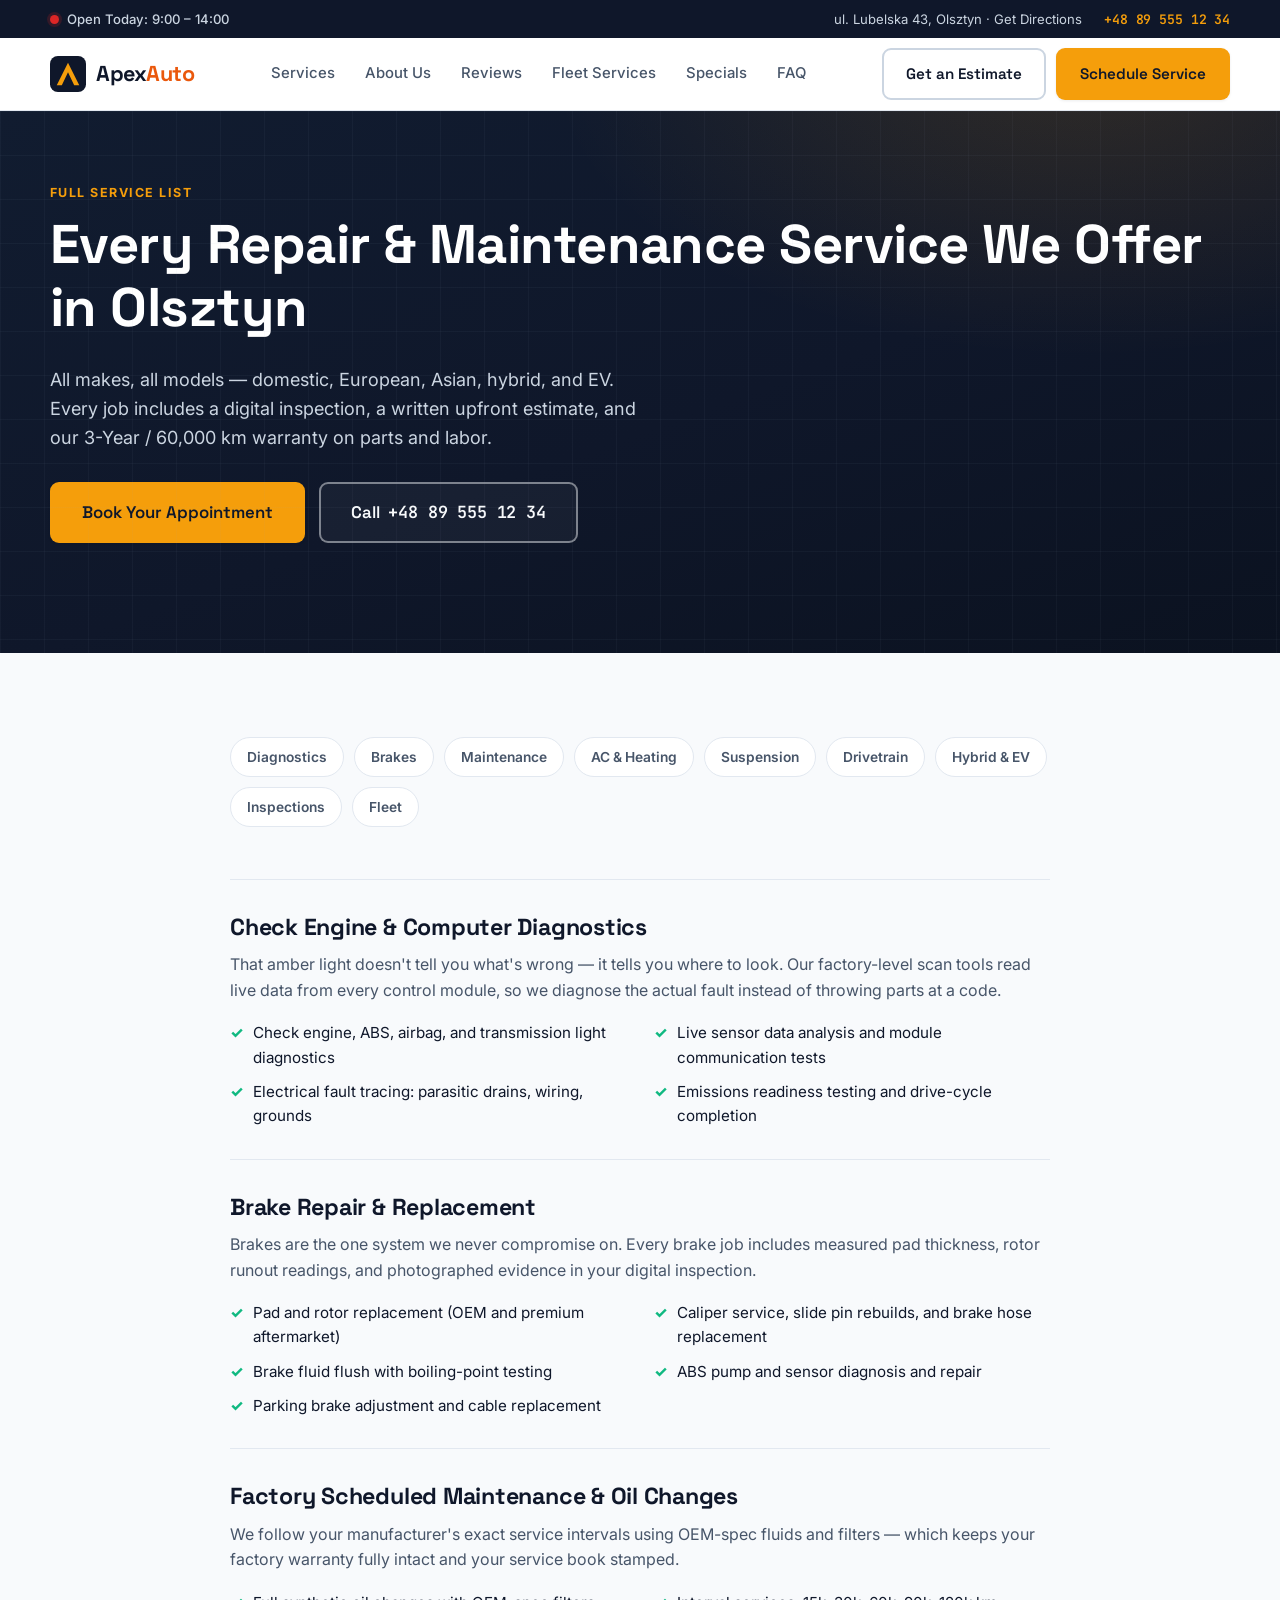
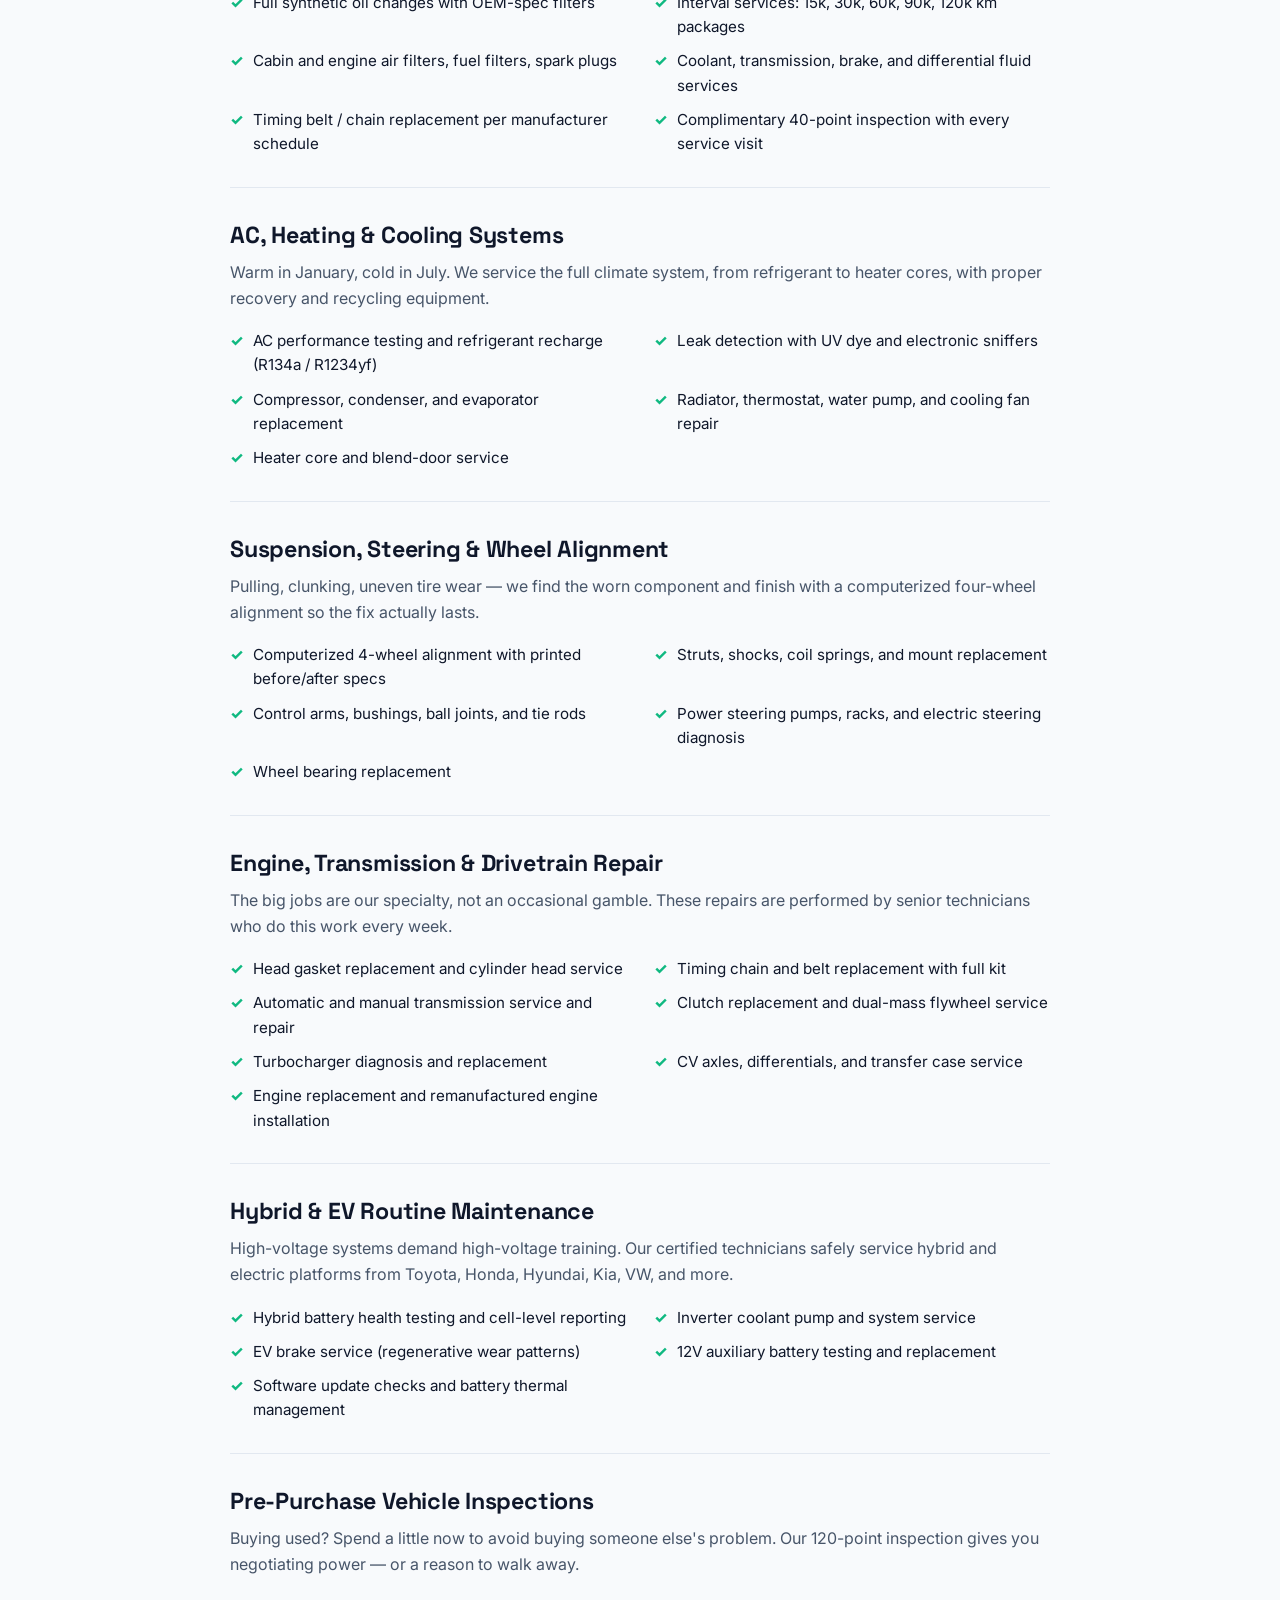
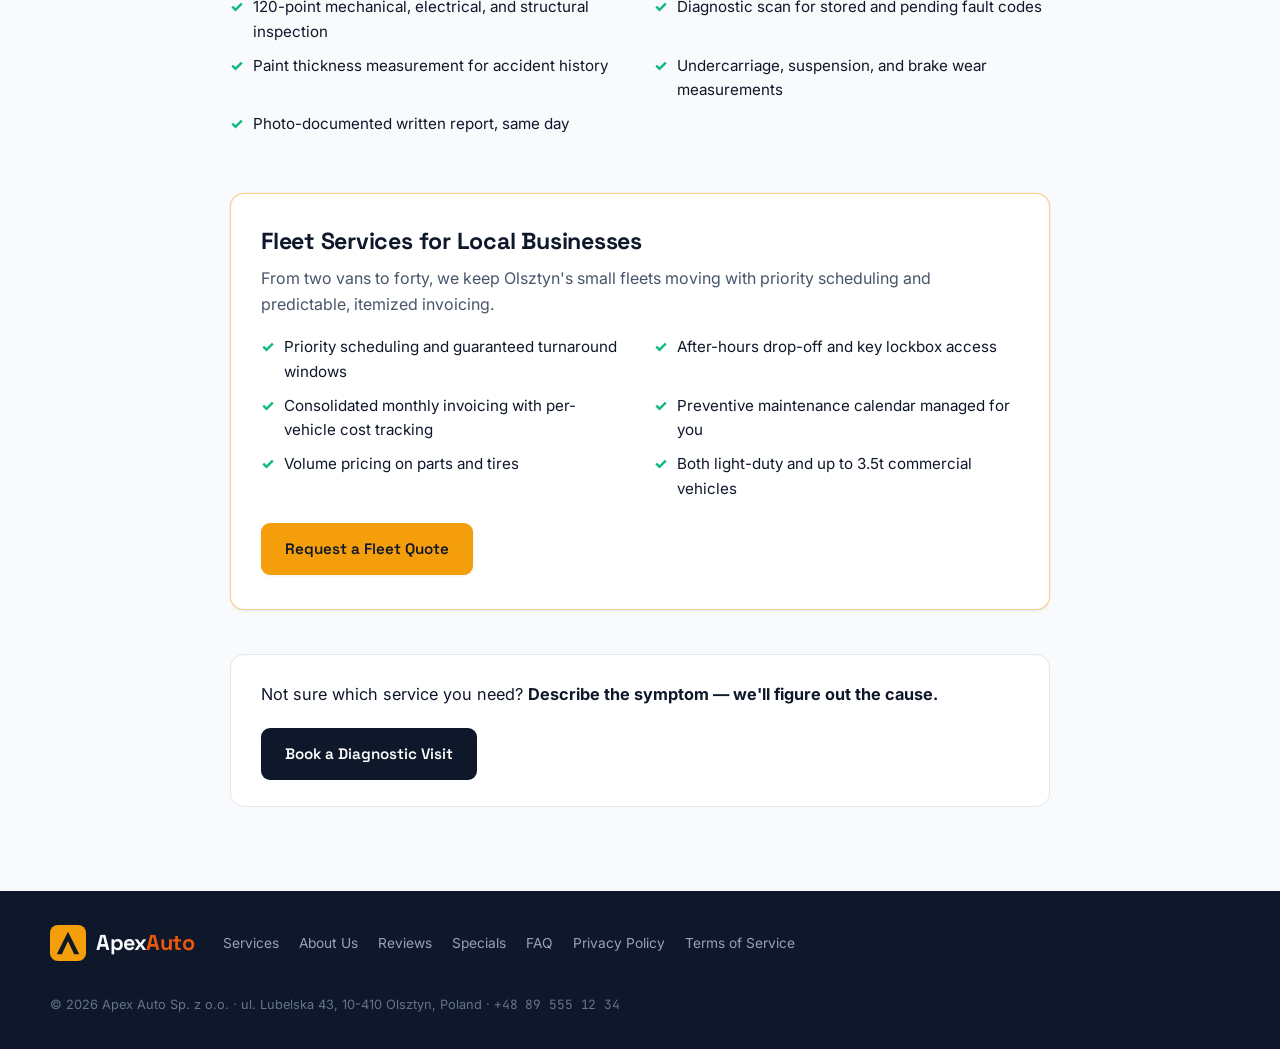
<file: services.html>
<!DOCTYPE html>
<html lang="en">
<head>
  <meta charset="UTF-8">
  <meta name="viewport" content="width=device-width, initial-scale=1.0">
  <title>Full Auto Service List | Apex Auto — Olsztyn, Poland</title>
  <meta name="description" content="Complete list of repair and maintenance services at Apex Auto Olsztyn: diagnostics, brakes, oil changes, AC, alignment, transmission, hybrid & EV care, fleet services, and pre-purchase inspections.">
  <meta name="theme-color" content="#0F172A">
  <link rel="canonical" href="https://www.apexauto-olsztyn.pl/services.html">
  <link rel="icon" href="data:image/svg+xml,%3Csvg xmlns='http://www.w3.org/2000/svg' viewBox='0 0 32 32'%3E%3Crect width='32' height='32' rx='7' fill='%230F172A'/%3E%3Cpath d='M16 6 L26 26 H21.5 L16 14.5 L10.5 26 H6 Z' fill='%23F59E0B'/%3E%3C/svg%3E">
  <link rel="preconnect" href="https://fonts.googleapis.com">
  <link rel="preconnect" href="https://fonts.gstatic.com" crossorigin>
  <link href="https://fonts.googleapis.com/css2?family=Space+Grotesk:wght@500;600;700&family=Inter:wght@400;500;600;700&family=JetBrains+Mono:wght@500;600&display=swap" rel="stylesheet">
  <link rel="stylesheet" href="css/styles.css">
  <script type="application/ld+json">
  {
    "@context": "https://schema.org",
    "@type": "AutoRepair",
    "name": "Apex Auto",
    "url": "https://www.apexauto-olsztyn.pl/services.html",
    "telephone": "+48 89 555 12 34",
    "address": {
      "@type": "PostalAddress",
      "streetAddress": "ul. Lubelska 43",
      "addressLocality": "Olsztyn",
      "postalCode": "10-410",
      "addressCountry": "PL"
    },
    "hasOfferCatalog": {
      "@type": "OfferCatalog",
      "name": "Auto Repair & Maintenance Services",
      "itemListElement": [
        { "@type": "Offer", "itemOffered": { "@type": "Service", "name": "Check Engine & Computer Diagnostics" } },
        { "@type": "Offer", "itemOffered": { "@type": "Service", "name": "Brake Repair & Replacement" } },
        { "@type": "Offer", "itemOffered": { "@type": "Service", "name": "Factory Scheduled Maintenance & Oil Changes" } },
        { "@type": "Offer", "itemOffered": { "@type": "Service", "name": "AC, Heating & Cooling Systems" } },
        { "@type": "Offer", "itemOffered": { "@type": "Service", "name": "Suspension, Steering & Wheel Alignment" } },
        { "@type": "Offer", "itemOffered": { "@type": "Service", "name": "Engine, Transmission & Drivetrain Repair" } },
        { "@type": "Offer", "itemOffered": { "@type": "Service", "name": "Hybrid & EV Routine Maintenance" } },
        { "@type": "Offer", "itemOffered": { "@type": "Service", "name": "Pre-Purchase Vehicle Inspections" } },
        { "@type": "Offer", "itemOffered": { "@type": "Service", "name": "Fleet Maintenance Programs" } }
      ]
    }
  }
  </script>
</head>
<body>

  <a class="skip-link" href="#main">Skip to main content</a>

  <div class="utility-bar">
    <div class="container utility-bar__inner">
      <p class="utility-bar__status">
        <span id="status-dot" class="status-dot" aria-hidden="true"></span>
        <span id="status-text">Open Today: 7:30 AM – 6:00 PM</span>
      </p>
      <div class="utility-bar__right">
        <a class="utility-bar__link" href="https://www.google.com/maps/search/?api=1&amp;query=ul.+Lubelska+43+Olsztyn+Poland" target="_blank" rel="noopener">ul. Lubelska 43, Olsztyn · Get Directions</a>
        <a class="utility-bar__link utility-bar__link--phone" href="tel:+48895551234"><span class="mono">+48 89 555 12 34</span></a>
      </div>
    </div>
  </div>

  <header class="site-header">
    <div class="container site-header__inner">
      <a class="brand" href="index.html" aria-label="Apex Auto — home">
        <svg class="brand__mark" viewBox="0 0 32 32" aria-hidden="true"><rect width="32" height="32" rx="7" fill="#0F172A"/><path d="M16 6 L26 26 H21.5 L16 14.5 L10.5 26 H6 Z" fill="#F59E0B"/></svg>
        <span class="brand__name">Apex<span class="brand__name-accent">Auto</span></span>
      </a>
      <nav class="main-nav" id="main-nav" aria-label="Primary">
        <ul>
          <li><a class="nav-link" href="index.html#services">Services</a></li>
          <li><a class="nav-link" href="index.html#team">About Us</a></li>
          <li><a class="nav-link" href="index.html#reviews">Reviews</a></li>
          <li><a class="nav-link" href="#fleet">Fleet Services</a></li>
          <li><a class="nav-link" href="index.html#specials">Specials</a></li>
          <li><a class="nav-link" href="index.html#faq">FAQ</a></li>
        </ul>
      </nav>
      <div class="header-actions">
        <a class="btn btn--ghost" href="index.html#booking">Get an Estimate</a>
        <a class="btn btn--accent" href="index.html#booking">Schedule Service</a>
        <button class="hamburger" id="hamburger" aria-label="Open menu" aria-expanded="false" aria-controls="main-nav">
          <span></span><span></span><span></span>
        </button>
      </div>
    </div>
  </header>

  <main id="main">

    <section class="hero hero--page">
      <div class="container">
        <p class="section-eyebrow" style="color:var(--accent)">Full service list</p>
        <h1>Every Repair &amp; Maintenance Service We Offer in Olsztyn</h1>
        <p class="hero__sub">All makes, all models — domestic, European, Asian, hybrid, and EV. Every job includes a digital inspection, a written upfront estimate, and our 3-Year / 60,000 km warranty on parts and labor.</p>
        <div class="hero__ctas">
          <a class="btn btn--accent btn--lg" href="index.html#booking">Book Your Appointment</a>
          <a class="btn btn--outline-light btn--lg" href="tel:+48895551234">Call <span class="mono">+48 89 555 12 34</span></a>
        </div>
      </div>
    </section>

    <section class="section" aria-label="Service details">
      <div class="container container--narrow">
        <nav class="service-jump" aria-label="Jump to service">
          <a href="#diagnostics">Diagnostics</a>
          <a href="#brakes">Brakes</a>
          <a href="#maintenance">Maintenance</a>
          <a href="#climate">AC &amp; Heating</a>
          <a href="#suspension">Suspension</a>
          <a href="#drivetrain">Drivetrain</a>
          <a href="#hybrid">Hybrid &amp; EV</a>
          <a href="#inspection">Inspections</a>
          <a href="#fleet">Fleet</a>
        </nav>

        <article class="service-detail" id="diagnostics">
          <h2>Check Engine &amp; Computer Diagnostics</h2>
          <p>That amber light doesn't tell you what's wrong — it tells you where to look. Our factory-level scan tools read live data from every control module, so we diagnose the actual fault instead of throwing parts at a code.</p>
          <ul>
            <li>Check engine, ABS, airbag, and transmission light diagnostics</li>
            <li>Live sensor data analysis and module communication tests</li>
            <li>Electrical fault tracing: parasitic drains, wiring, grounds</li>
            <li>Emissions readiness testing and drive-cycle completion</li>
          </ul>
        </article>

        <article class="service-detail" id="brakes">
          <h2>Brake Repair &amp; Replacement</h2>
          <p>Brakes are the one system we never compromise on. Every brake job includes measured pad thickness, rotor runout readings, and photographed evidence in your digital inspection.</p>
          <ul>
            <li>Pad and rotor replacement (OEM and premium aftermarket)</li>
            <li>Caliper service, slide pin rebuilds, and brake hose replacement</li>
            <li>Brake fluid flush with boiling-point testing</li>
            <li>ABS pump and sensor diagnosis and repair</li>
            <li>Parking brake adjustment and cable replacement</li>
          </ul>
        </article>

        <article class="service-detail" id="maintenance">
          <h2>Factory Scheduled Maintenance &amp; Oil Changes</h2>
          <p>We follow your manufacturer's exact service intervals using OEM-spec fluids and filters — which keeps your factory warranty fully intact and your service book stamped.</p>
          <ul>
            <li>Full synthetic oil changes with OEM-spec filters</li>
            <li>Interval services: 15k, 30k, 60k, 90k, 120k km packages</li>
            <li>Cabin and engine air filters, fuel filters, spark plugs</li>
            <li>Coolant, transmission, brake, and differential fluid services</li>
            <li>Timing belt / chain replacement per manufacturer schedule</li>
            <li>Complimentary 40-point inspection with every service visit</li>
          </ul>
        </article>

        <article class="service-detail" id="climate">
          <h2>AC, Heating &amp; Cooling Systems</h2>
          <p>Warm in January, cold in July. We service the full climate system, from refrigerant to heater cores, with proper recovery and recycling equipment.</p>
          <ul>
            <li>AC performance testing and refrigerant recharge (R134a / R1234yf)</li>
            <li>Leak detection with UV dye and electronic sniffers</li>
            <li>Compressor, condenser, and evaporator replacement</li>
            <li>Radiator, thermostat, water pump, and cooling fan repair</li>
            <li>Heater core and blend-door service</li>
          </ul>
        </article>

        <article class="service-detail" id="suspension">
          <h2>Suspension, Steering &amp; Wheel Alignment</h2>
          <p>Pulling, clunking, uneven tire wear — we find the worn component and finish with a computerized four-wheel alignment so the fix actually lasts.</p>
          <ul>
            <li>Computerized 4-wheel alignment with printed before/after specs</li>
            <li>Struts, shocks, coil springs, and mount replacement</li>
            <li>Control arms, bushings, ball joints, and tie rods</li>
            <li>Power steering pumps, racks, and electric steering diagnosis</li>
            <li>Wheel bearing replacement</li>
          </ul>
        </article>

        <article class="service-detail" id="drivetrain">
          <h2>Engine, Transmission &amp; Drivetrain Repair</h2>
          <p>The big jobs are our specialty, not an occasional gamble. These repairs are performed by senior technicians who do this work every week.</p>
          <ul>
            <li>Head gasket replacement and cylinder head service</li>
            <li>Timing chain and belt replacement with full kit</li>
            <li>Automatic and manual transmission service and repair</li>
            <li>Clutch replacement and dual-mass flywheel service</li>
            <li>Turbocharger diagnosis and replacement</li>
            <li>CV axles, differentials, and transfer case service</li>
            <li>Engine replacement and remanufactured engine installation</li>
          </ul>
        </article>

        <article class="service-detail" id="hybrid">
          <h2>Hybrid &amp; EV Routine Maintenance</h2>
          <p>High-voltage systems demand high-voltage training. Our certified technicians safely service hybrid and electric platforms from Toyota, Honda, Hyundai, Kia, VW, and more.</p>
          <ul>
            <li>Hybrid battery health testing and cell-level reporting</li>
            <li>Inverter coolant pump and system service</li>
            <li>EV brake service (regenerative wear patterns)</li>
            <li>12V auxiliary battery testing and replacement</li>
            <li>Software update checks and battery thermal management</li>
          </ul>
        </article>

        <article class="service-detail" id="inspection">
          <h2>Pre-Purchase Vehicle Inspections</h2>
          <p>Buying used? Spend a little now to avoid buying someone else's problem. Our 120-point inspection gives you negotiating power — or a reason to walk away.</p>
          <ul>
            <li>120-point mechanical, electrical, and structural inspection</li>
            <li>Diagnostic scan for stored and pending fault codes</li>
            <li>Paint thickness measurement for accident history</li>
            <li>Undercarriage, suspension, and brake wear measurements</li>
            <li>Photo-documented written report, same day</li>
          </ul>
        </article>

        <article class="service-detail service-detail--featured" id="fleet">
          <h2>Fleet Services for Local Businesses</h2>
          <p>From two vans to forty, we keep Olsztyn's small fleets moving with priority scheduling and predictable, itemized invoicing.</p>
          <ul>
            <li>Priority scheduling and guaranteed turnaround windows</li>
            <li>After-hours drop-off and key lockbox access</li>
            <li>Consolidated monthly invoicing with per-vehicle cost tracking</li>
            <li>Preventive maintenance calendar managed for you</li>
            <li>Volume pricing on parts and tires</li>
            <li>Both light-duty and up to 3.5t commercial vehicles</li>
          </ul>
          <a class="btn btn--accent" href="index.html#booking">Request a Fleet Quote</a>
        </article>

        <div class="services-footnote">
          <p>Not sure which service you need? <strong>Describe the symptom — we'll figure out the cause.</strong></p>
          <a class="btn btn--dark" href="index.html#booking">Book a Diagnostic Visit</a>
        </div>
      </div>
    </section>

    <footer class="site-footer" id="location">
      <div class="footer-bottom">
        <div class="container footer-bottom__inner">
          <a class="brand brand--light" href="index.html" aria-label="Apex Auto — home">
            <svg class="brand__mark" viewBox="0 0 32 32" aria-hidden="true"><rect width="32" height="32" rx="7" fill="#F59E0B"/><path d="M16 6 L26 26 H21.5 L16 14.5 L10.5 26 H6 Z" fill="#0F172A"/></svg>
            <span class="brand__name">Apex<span class="brand__name-accent">Auto</span></span>
          </a>
          <nav aria-label="Footer">
            <ul class="footer-links">
              <li><a href="index.html#services">Services</a></li>
              <li><a href="index.html#team">About Us</a></li>
              <li><a href="index.html#reviews">Reviews</a></li>
              <li><a href="index.html#specials">Specials</a></li>
              <li><a href="index.html#faq">FAQ</a></li>
              <li><a href="#" rel="nofollow">Privacy Policy</a></li>
              <li><a href="#" rel="nofollow">Terms of Service</a></li>
            </ul>
          </nav>
          <p class="footer-copy">© <span id="year">2025</span> Apex Auto Sp. z o.o. · ul. Lubelska 43, 10-410 Olsztyn, Poland · <span class="mono">+48 89 555 12 34</span></p>
        </div>
      </div>
    </footer>

    <div class="mobile-bar" role="navigation" aria-label="Quick actions">
      <a class="mobile-bar__btn mobile-bar__btn--call" href="tel:+48895551234">Call Now</a>
      <a class="mobile-bar__btn mobile-bar__btn--book" href="index.html#booking">Book Online</a>
    </div>

  </main>

  <script src="js/main.js" defer></script>
</body>
</html>
</file>
<file: css/styles.css>
/* ============================================================
   Apex Auto — styles.css
   Palette: bg #F8FAFC · dark #1E293B · navy #0F172A
   Accent: #F59E0B / #EA580C · trust: #10B981
   ============================================================ */

:root {
  --bg: #F8FAFC;
  --bg-tint: #EEF2F7;
  --dark: #1E293B;
  --navy: #0F172A;
  --navy-soft: #16213B;
  --accent: #F59E0B;
  --accent-strong: #EA580C;
  --accent-dark: #B45309;
  --trust: #10B981;
  --danger: #DC2626;
  --ink: #0F172A;
  --ink-soft: #475569;
  --ink-faint: #64748B;
  --line: #E2E8F0;
  --white: #FFFFFF;
  --radius: 14px;
  --radius-sm: 9px;
  --shadow-sm: 0 1px 3px rgba(15, 23, 42, .08);
  --shadow-md: 0 10px 28px rgba(15, 23, 42, .10);
  --shadow-lift: 0 14px 34px rgba(15, 23, 42, .16);
  --font-head: "Space Grotesk", "Montserrat", sans-serif;
  --font-body: "Inter", "DM Sans", sans-serif;
  --font-mono: "JetBrains Mono", ui-monospace, monospace;
  --header-h: 72px;
  --utility-h: 38px;
}

* { box-sizing: border-box; }

html {
  scroll-behavior: smooth;
  scroll-padding-top: calc(var(--header-h) + 24px);
}

body {
  margin: 0;
  font-family: var(--font-body);
  font-size: 1rem;
  line-height: 1.6;
  color: var(--ink);
  background: var(--bg);
  -webkit-font-smoothing: antialiased;
}

img, svg { display: block; max-width: 100%; }

h1, h2, h3, h4 {
  font-family: var(--font-head);
  line-height: 1.15;
  margin: 0 0 .5em;
  letter-spacing: -.01em;
}

h1 { font-size: clamp(2.1rem, 4.4vw, 3.4rem); font-weight: 700; }
h2 { font-size: clamp(1.6rem, 3vw, 2.3rem); font-weight: 700; }
h3 { font-size: 1.12rem; font-weight: 600; }

p { margin: 0 0 1em; }

.mono {
  font-family: var(--font-mono);
  font-variant-numeric: tabular-nums;
  letter-spacing: -.01em;
}

.container {
  width: min(1180px, 100% - 40px);
  margin-inline: auto;
}

.container--narrow { width: min(820px, 100% - 40px); }

.skip-link {
  position: absolute;
  left: -9999px;
  top: 0;
  background: var(--accent);
  color: var(--navy);
  padding: 10px 18px;
  font-weight: 700;
  z-index: 200;
}
.skip-link:focus { left: 12px; top: 12px; }

.icon { width: 1.15em; height: 1.15em; fill: currentColor; flex-shrink: 0; }

/* ---------- Buttons ---------- */
.btn {
  display: inline-flex;
  align-items: center;
  justify-content: center;
  gap: .5em;
  font-family: var(--font-head);
  font-weight: 600;
  font-size: .95rem;
  padding: 12px 22px;
  border-radius: var(--radius-sm);
  border: 2px solid transparent;
  cursor: pointer;
  text-decoration: none;
  transition: transform .18s ease, box-shadow .18s ease, background .18s ease, color .18s ease, border-color .18s ease;
  white-space: nowrap;
}
.btn:focus-visible, a:focus-visible, button:focus-visible, summary:focus-visible,
input:focus-visible, select:focus-visible, textarea:focus-visible {
  outline: 3px solid var(--accent);
  outline-offset: 2px;
}
.btn--lg { padding: 15px 30px; font-size: 1.05rem; }
.btn--sm { padding: 8px 16px; font-size: .85rem; }

.btn--accent {
  background: var(--accent);
  color: var(--navy);
  box-shadow: var(--shadow-sm);
}
.btn--accent:hover {
  background: var(--accent-strong);
  color: var(--white);
  transform: translateY(-2px);
  box-shadow: 0 8px 20px rgba(234, 88, 12, .35);
}

.btn--ghost {
  border-color: #CBD5E1;
  color: var(--navy);
  background: transparent;
}
.btn--ghost:hover { border-color: var(--navy); background: rgba(15, 23, 42, .05); }

.btn--ghost-dark {
  border-color: #CBD5E1;
  color: var(--ink-soft);
  background: transparent;
}
.btn--ghost-dark:hover { border-color: var(--navy); color: var(--navy); }

.btn--outline-light {
  border-color: rgba(248, 250, 252, .45);
  color: var(--bg);
  background: rgba(248, 250, 252, .04);
}
.btn--outline-light:hover { border-color: var(--bg); background: rgba(248, 250, 252, .1); }

.btn--dark { background: var(--navy); color: var(--white); }
.btn--dark:hover { background: var(--dark); transform: translateY(-2px); box-shadow: var(--shadow-md); }

.text-link {
  color: var(--accent-dark);
  font-weight: 600;
  text-decoration: none;
  display: inline-flex;
  align-items: center;
  gap: .35em;
  margin-top: auto;
}
.text-link:hover { color: var(--accent-strong); text-decoration: underline; }

/* ---------- Status dots ---------- */
.status-dot {
  display: inline-block;
  width: 9px; height: 9px;
  border-radius: 50%;
  background: var(--ink-faint);
  flex-shrink: 0;
}
.status-dot--on { background: var(--trust); box-shadow: 0 0 0 3px rgba(16, 185, 129, .22); }
.status-dot--off { background: var(--danger); box-shadow: 0 0 0 3px rgba(220, 38, 38, .18); }

/* ---------- Utility bar ---------- */
.utility-bar {
  background: var(--navy);
  color: #CBD5E1;
  font-size: .82rem;
  min-height: var(--utility-h);
  display: flex;
  align-items: center;
}
.utility-bar__inner {
  display: flex;
  align-items: center;
  justify-content: space-between;
  gap: 16px;
  padding-block: 7px;
}
.utility-bar__status {
  margin: 0;
  display: inline-flex;
  align-items: center;
  gap: 8px;
  font-weight: 500;
}
.utility-bar__right { display: flex; align-items: center; gap: 22px; }
.utility-bar__link {
  color: #CBD5E1;
  text-decoration: none;
  display: inline-flex;
  align-items: center;
  gap: 6px;
}
.utility-bar__link:hover { color: var(--white); }
.utility-bar__link--phone { color: var(--accent); font-weight: 600; }
.utility-bar__link--phone:hover { color: #FCD34D; }

/* ---------- Header ---------- */
.site-header {
  position: sticky;
  top: 0;
  z-index: 100;
  background: rgba(255, 255, 255, .92);
  backdrop-filter: blur(10px);
  border-bottom: 1px solid var(--line);
}
.site-header__inner {
  display: flex;
  align-items: center;
  gap: 24px;
  height: var(--header-h);
}

.brand {
  display: inline-flex;
  align-items: center;
  gap: 10px;
  text-decoration: none;
}
.brand__mark { width: 36px; height: 36px; }
.brand__name {
  font-family: var(--font-head);
  font-weight: 700;
  font-size: 1.35rem;
  color: var(--navy);
  letter-spacing: -.02em;
}
.brand__name-accent { color: var(--accent-strong); }
.brand--light .brand__name { color: var(--bg); }

.main-nav { margin-inline: auto; }
.main-nav > ul {
  display: flex;
  align-items: center;
  gap: 4px;
  list-style: none;
  margin: 0;
  padding: 0;
}
.nav-link {
  display: inline-flex;
  align-items: center;
  gap: 4px;
  padding: 9px 13px;
  border-radius: 8px;
  color: var(--ink-soft);
  font-weight: 500;
  font-size: .93rem;
  text-decoration: none;
  background: none;
  border: 0;
  font-family: var(--font-body);
  cursor: pointer;
}
.nav-link:hover { color: var(--navy); background: var(--bg-tint); }

.has-dropdown { position: relative; }
.dropdown {
  position: absolute;
  top: calc(100% + 8px);
  left: 0;
  min-width: 290px;
  background: var(--white);
  border: 1px solid var(--line);
  border-radius: var(--radius);
  box-shadow: var(--shadow-md);
  list-style: none;
  margin: 0;
  padding: 8px;
  opacity: 0;
  visibility: hidden;
  transform: translateY(-6px);
  transition: opacity .16s ease, transform .16s ease, visibility .16s;
}
.has-dropdown.is-open .dropdown,
.has-dropdown:hover .dropdown,
.has-dropdown:focus-within .dropdown {
  opacity: 1;
  visibility: visible;
  transform: translateY(0);
}
.dropdown a {
  display: block;
  padding: 9px 12px;
  border-radius: 8px;
  color: var(--ink);
  text-decoration: none;
  font-size: .9rem;
}
.dropdown a:hover { background: var(--bg-tint); color: var(--accent-dark); }
.icon--chevron { width: 1em; height: 1em; transition: transform .18s ease; }
.has-dropdown.is-open .icon--chevron { transform: rotate(180deg); }

.header-actions { display: flex; align-items: center; gap: 10px; }

.hamburger {
  display: none;
  flex-direction: column;
  gap: 5px;
  background: none;
  border: 0;
  padding: 8px;
  cursor: pointer;
}
.hamburger span {
  width: 24px; height: 2.5px;
  background: var(--navy);
  border-radius: 2px;
  transition: transform .2s ease, opacity .2s ease;
}
.hamburger.is-open span:nth-child(1) { transform: translateY(7.5px) rotate(45deg); }
.hamburger.is-open span:nth-child(2) { opacity: 0; }
.hamburger.is-open span:nth-child(3) { transform: translateY(-7.5px) rotate(-45deg); }

/* ---------- Sections ---------- */
.section { padding: 84px 0; }
.section--dark { background: var(--dark); color: var(--bg); }
.section--dark h2, .section--dark h3 { color: var(--white); }
.section--tint { background: var(--bg-tint); }

.section-head { max-width: 680px; margin-bottom: 48px; }
.section-head--light .section-eyebrow { color: var(--accent); }
.section-head--light .section-sub { color: #94A3B8; }
.section-head--split {
  max-width: none;
  display: flex;
  align-items: flex-end;
  justify-content: space-between;
  gap: 24px;
  flex-wrap: wrap;
}

.section-eyebrow {
  color: var(--accent-dark);
  font-weight: 700;
  text-transform: uppercase;
  letter-spacing: .12em;
  font-size: .78rem;
  margin-bottom: 10px;
}
.section-sub { color: var(--ink-soft); font-size: 1.05rem; margin: 0; }

/* ---------- Hero ---------- */
.hero {
  background:
    radial-gradient(900px 500px at 85% -10%, rgba(245, 158, 11, .14), transparent 60%),
    linear-gradient(160deg, #111C30 0%, var(--navy) 55%, #0B1220 100%);
  color: var(--bg);
  padding: 88px 0 96px;
  position: relative;
  overflow: hidden;
}
.hero::after {
  content: "";
  position: absolute;
  inset: 0;
  background-image:
    linear-gradient(rgba(148, 163, 184, .05) 1px, transparent 1px),
    linear-gradient(90deg, rgba(148, 163, 184, .05) 1px, transparent 1px);
  background-size: 44px 44px;
  pointer-events: none;
}
.hero__inner {
  position: relative;
  z-index: 1;
  display: grid;
  grid-template-columns: 1.35fr 1fr;
  gap: 56px;
  align-items: center;
}
.hero__eyebrow {
  display: inline-flex;
  align-items: center;
  gap: 9px;
  background: rgba(16, 185, 129, .12);
  border: 1px solid rgba(16, 185, 129, .35);
  color: #6EE7B7;
  font-size: .84rem;
  font-weight: 600;
  padding: 7px 14px;
  border-radius: 999px;
  margin-bottom: 22px;
}
.hero h1 { color: var(--white); }
.hero__sub {
  color: #CBD5E1;
  font-size: 1.13rem;
  max-width: 34em;
  margin-bottom: 30px;
}
.hero__sub strong { color: var(--white); }
.hero__ctas {
  display: flex;
  gap: 14px;
  flex-wrap: wrap;
  margin-bottom: 34px;
}
.hero__proof {
  list-style: none;
  display: flex;
  flex-wrap: wrap;
  gap: 12px;
  margin: 0;
  padding: 0;
}
.proof-badge {
  display: inline-flex;
  align-items: center;
  gap: 8px;
  font-size: .84rem;
  color: #CBD5E1;
  background: rgba(248, 250, 252, .06);
  border: 1px solid rgba(148, 163, 184, .25);
  padding: 8px 14px;
  border-radius: 999px;
}
.proof-badge strong { color: var(--white); }
.proof-badge .icon { color: var(--trust); }
.proof-badge__stars { color: var(--accent); letter-spacing: 2px; }

.hero__photo {
  position: relative;
  border-radius: 18px;
  overflow: hidden;
  box-shadow: 0 30px 60px rgba(0, 0, 0, .4);
  border: 1px solid rgba(148, 163, 184, .2);
}
.hero__photo svg { width: 100%; height: auto; }
.hero__photo-tag {
  position: absolute;
  left: 14px;
  bottom: 14px;
  background: rgba(11, 18, 32, .82);
  backdrop-filter: blur(6px);
  color: #CBD5E1;
  font-size: .78rem;
  padding: 8px 13px;
  border-radius: 8px;
  border: 1px solid rgba(148, 163, 184, .25);
}
.hero__photo-tag .mono { color: var(--accent); font-weight: 600; }

/* ---------- Services grid ---------- */
.services-grid {
  display: grid;
  grid-template-columns: repeat(4, 1fr);
  gap: 22px;
}
.service-card {
  background: var(--white);
  border: 1px solid var(--line);
  border-radius: var(--radius);
  padding: 26px 22px;
  display: flex;
  flex-direction: column;
  gap: 10px;
  transition: transform .2s ease, box-shadow .2s ease, border-color .2s ease;
}
.service-card:hover {
  transform: translateY(-6px);
  box-shadow: var(--shadow-lift);
  border-color: rgba(245, 158, 11, .5);
}
.service-card__icon {
  width: 52px; height: 52px;
  border-radius: 12px;
  background: linear-gradient(135deg, rgba(245, 158, 11, .16), rgba(234, 88, 12, .08));
  color: var(--accent-strong);
  display: grid;
  place-items: center;
  margin-bottom: 6px;
}
.service-card__icon svg { width: 27px; height: 27px; fill: currentColor; }
.service-card h3 { margin-bottom: 2px; }
.service-card p { color: var(--ink-soft); font-size: .92rem; margin-bottom: 14px; }

.services-footnote {
  margin-top: 44px;
  padding: 26px 30px;
  background: var(--white);
  border: 1px solid var(--line);
  border-radius: var(--radius);
  display: flex;
  align-items: center;
  justify-content: space-between;
  gap: 20px;
  flex-wrap: wrap;
}
.services-footnote p { margin: 0; font-size: 1.02rem; }

/* ---------- Why choose us ---------- */
.feature-grid {
  display: grid;
  grid-template-columns: repeat(4, 1fr);
  gap: 22px;
}
.feature {
  background: rgba(248, 250, 252, .045);
  border: 1px solid rgba(148, 163, 184, .2);
  border-radius: var(--radius);
  padding: 28px 24px;
  transition: transform .2s ease, border-color .2s ease, background .2s ease;
}
.feature:hover {
  transform: translateY(-5px);
  border-color: rgba(245, 158, 11, .5);
  background: rgba(248, 250, 252, .07);
}
.feature__icon {
  width: 54px; height: 54px;
  border-radius: 12px;
  background: rgba(245, 158, 11, .15);
  color: var(--accent);
  display: grid;
  place-items: center;
  margin-bottom: 18px;
}
.feature__icon svg { width: 28px; height: 28px; fill: currentColor; }
.feature p { color: #B6C2D4; font-size: .94rem; margin: 0; }

/* ---------- Booking ---------- */
.booking__inner {
  display: grid;
  grid-template-columns: 1fr 1.15fr;
  gap: 56px;
  align-items: start;
}
.booking__reassure { color: var(--ink-soft); font-size: 1.05rem; }
.booking__perks {
  list-style: none;
  padding: 0;
  margin: 22px 0 30px;
  display: grid;
  gap: 12px;
}
.booking__perks li { display: flex; gap: 10px; align-items: baseline; }
.check {
  color: var(--trust);
  font-weight: 800;
  flex-shrink: 0;
}
.hours-card {
  background: var(--white);
  border: 1px solid var(--line);
  border-radius: var(--radius);
  padding: 22px 24px;
  box-shadow: var(--shadow-sm);
}
.hours-table { width: 100%; border-collapse: collapse; font-size: .92rem; }
.hours-table th {
  text-align: left;
  font-weight: 500;
  color: var(--ink-soft);
  padding: 7px 0;
}
.hours-table td { text-align: right; padding: 7px 0; color: var(--ink); }
.hours-table tr.is-today th, .hours-table tr.is-today td { color: var(--accent-dark); font-weight: 700; }
.hours-card__status {
  margin: 14px 0 0;
  padding-top: 14px;
  border-top: 1px dashed var(--line);
  display: flex;
  align-items: center;
  gap: 8px;
  font-weight: 600;
  font-size: .9rem;
}
.booking__call {
  display: inline-flex;
  gap: 6px;
  margin-top: 22px;
  color: var(--navy);
  font-weight: 600;
  text-decoration: none;
  border-bottom: 2px solid rgba(245, 158, 11, .5);
  padding-bottom: 2px;
}
.booking__call:hover { border-color: var(--accent); }

.booking__panel {
  background: var(--white);
  border: 1px solid var(--line);
  border-radius: 18px;
  box-shadow: var(--shadow-md);
  padding: 34px;
}

.booking-form__progress { margin-bottom: 28px; }
.progress-track {
  height: 6px;
  border-radius: 999px;
  background: var(--bg-tint);
  overflow: hidden;
  margin-bottom: 14px;
}
.progress-fill {
  height: 100%;
  width: 33.4%;
  background: linear-gradient(90deg, var(--accent), var(--accent-strong));
  border-radius: 999px;
  transition: width .35s ease;
}
.progress-steps {
  display: flex;
  justify-content: space-between;
  list-style: none;
  margin: 0;
  padding: 0;
  font-size: .8rem;
  font-weight: 600;
  color: var(--ink-faint);
}
.progress-steps li.is-active { color: var(--accent-dark); }
.progress-steps li.is-done { color: var(--trust); }

.form-step { border: 0; padding: 0; margin: 0; display: none; }
.form-step.is-active { display: block; animation: stepIn .28s ease; }
@keyframes stepIn {
  from { opacity: 0; transform: translateX(14px); }
  to { opacity: 1; transform: none; }
}
.form-step legend {
  font-family: var(--font-head);
  font-weight: 700;
  font-size: 1.25rem;
  padding: 0;
  margin-bottom: 20px;
}

.field { margin-bottom: 18px; flex: 1; min-width: 0; }
.field-row { display: flex; gap: 16px; }
.field label, .field-label {
  display: block;
  font-weight: 600;
  font-size: .88rem;
  margin-bottom: 7px;
}
.label-optional { font-weight: 400; color: var(--ink-faint); font-size: .82em; }

.field input, .field select, .field textarea {
  width: 100%;
  padding: 12px 14px;
  border: 1.5px solid var(--line);
  border-radius: var(--radius-sm);
  font-family: var(--font-body);
  font-size: .95rem;
  color: var(--ink);
  background: var(--white);
  transition: border-color .15s ease, box-shadow .15s ease;
}
.field textarea { resize: vertical; }
.field input:hover, .field select:hover, .field textarea:hover { border-color: #CBD5E1; }
.field input:focus, .field select:focus, .field textarea:focus {
  border-color: var(--accent);
  box-shadow: 0 0 0 3px rgba(245, 158, 11, .18);
  outline: none;
}
.field.has-error input, .field.has-error select {
  border-color: var(--danger);
  box-shadow: 0 0 0 3px rgba(220, 38, 38, .12);
}
.field-error { color: var(--danger); font-size: .82rem; margin: 6px 0 0; font-weight: 500; }

.checkbox-grid {
  display: grid;
  grid-template-columns: repeat(2, 1fr);
  gap: 10px;
  margin-bottom: 20px;
}
.checkbox-chip { position: relative; display: block; cursor: pointer; }
.checkbox-chip input { position: absolute; opacity: 0; inset: 0; }
.checkbox-chip span {
  display: flex;
  align-items: center;
  padding: 12px 14px;
  border: 1.5px solid var(--line);
  border-radius: var(--radius-sm);
  font-weight: 500;
  font-size: .92rem;
  transition: border-color .15s ease, background .15s ease;
}
.checkbox-chip:hover span { border-color: #CBD5E1; }
.checkbox-chip input:checked + span {
  border-color: var(--accent);
  background: rgba(245, 158, 11, .1);
  font-weight: 600;
}
.checkbox-chip input:focus-visible + span { outline: 3px solid var(--accent); outline-offset: 2px; }

.radio-row { display: flex; gap: 10px; flex-wrap: wrap; }
.radio-pill { position: relative; cursor: pointer; }
.radio-pill input { position: absolute; opacity: 0; inset: 0; }
.radio-pill span {
  display: inline-flex;
  padding: 10px 18px;
  border: 1.5px solid var(--line);
  border-radius: 999px;
  font-weight: 500;
  font-size: .9rem;
  transition: border-color .15s ease, background .15s ease;
}
.radio-pill input:checked + span {
  border-color: var(--navy);
  background: var(--navy);
  color: var(--white);
}
.radio-pill input:focus-visible + span { outline: 3px solid var(--accent); outline-offset: 2px; }

.form-nav {
  display: flex;
  justify-content: space-between;
  align-items: center;
  gap: 14px;
  margin-top: 26px;
}

.promo-status {
  background: rgba(16, 185, 129, .1);
  border: 1px solid rgba(16, 185, 129, .4);
  color: #047857;
  font-weight: 600;
  font-size: .9rem;
  padding: 11px 14px;
  border-radius: var(--radius-sm);
  margin: 0 0 18px;
}
.promo-status .mono { color: #065F46; }

.form-success { text-align: center; padding: 30px 10px; }
.form-success__icon {
  width: 64px; height: 64px;
  margin: 0 auto 18px;
  border-radius: 50%;
  background: rgba(16, 185, 129, .14);
  color: var(--trust);
  font-size: 1.8rem;
  font-weight: 800;
  display: grid;
  place-items: center;
}
.form-success__ref { color: var(--ink-faint); font-size: .88rem; }

/* ---------- Reviews ---------- */
.carousel-nav { display: flex; gap: 10px; }
.carousel-btn {
  width: 46px; height: 46px;
  border-radius: 50%;
  border: 1.5px solid var(--line);
  background: var(--white);
  color: var(--navy);
  font-size: 1.15rem;
  cursor: pointer;
  transition: border-color .15s ease, background .15s ease, transform .15s ease;
}
.carousel-btn:hover { border-color: var(--accent); background: var(--accent); transform: translateY(-2px); }

.reviews-track {
  display: grid;
  grid-auto-flow: column;
  grid-auto-columns: minmax(330px, 380px);
  gap: 22px;
  overflow-x: auto;
  scroll-snap-type: x mandatory;
  padding: 6px 6px 22px;
  scrollbar-width: thin;
  scrollbar-color: #CBD5E1 transparent;
}
.review-card {
  scroll-snap-align: start;
  background: var(--white);
  border: 1px solid var(--line);
  border-radius: var(--radius);
  padding: 26px 24px;
  box-shadow: var(--shadow-sm);
  display: flex;
  flex-direction: column;
  gap: 12px;
}
.review-card__head { display: flex; align-items: center; gap: 13px; }
.review-avatar {
  width: 46px; height: 46px;
  border-radius: 50%;
  background: var(--navy);
  color: var(--accent);
  font-family: var(--font-head);
  font-weight: 700;
  display: grid;
  place-items: center;
  flex-shrink: 0;
}
.review-name { margin: 0; font-weight: 600; }
.review-vehicle { margin: 2px 0 0; font-size: .8rem; color: var(--ink-faint); }
.verified {
  color: var(--trust);
  font-size: .76rem;
  font-weight: 700;
  white-space: nowrap;
}
.review-stars { color: var(--accent); letter-spacing: 3px; margin: 0; }
.review-card blockquote {
  margin: 0;
  color: var(--ink-soft);
  font-size: .95rem;
  line-height: 1.65;
}

/* ---------- Team ---------- */
.team__inner {
  display: grid;
  grid-template-columns: 1fr 1fr;
  gap: 56px;
  align-items: center;
}
.team__media {
  position: relative;
  border-radius: 18px;
  overflow: hidden;
  box-shadow: var(--shadow-md);
  border: 1px solid var(--line);
}
.team__media svg { width: 100%; height: auto; }
.team__badge {
  position: absolute;
  right: 16px;
  bottom: 16px;
  background: var(--accent);
  color: var(--navy);
  font-weight: 700;
  font-size: .84rem;
  padding: 9px 15px;
  border-radius: 999px;
}
.team__badge .mono { font-weight: 600; }
.team__copy p { color: var(--ink-soft); }
.team__creds {
  list-style: none;
  padding: 0;
  margin: 26px 0 0;
  display: grid;
  grid-template-columns: repeat(2, 1fr);
  gap: 12px;
}
.team__creds li { display: flex; gap: 10px; align-items: baseline; font-weight: 500; font-size: .94rem; }

/* ---------- Coupons ---------- */
.coupon-grid {
  display: grid;
  grid-template-columns: repeat(3, 1fr);
  gap: 22px;
}
.coupon {
  border: 2px dashed #CBD5E1;
  border-radius: var(--radius);
  padding: 26px 24px 20px;
  background: var(--white);
  position: relative;
  transition: transform .2s ease, border-color .2s ease, box-shadow .2s ease;
}
.coupon:hover {
  transform: translateY(-5px);
  border-color: var(--accent);
  box-shadow: var(--shadow-md);
}
.coupon.is-claimed { border-color: var(--trust); }
.coupon__head {
  display: flex;
  align-items: center;
  justify-content: space-between;
  gap: 12px;
  margin-bottom: 14px;
}
.coupon__tag {
  font-size: .74rem;
  font-weight: 700;
  text-transform: uppercase;
  letter-spacing: .1em;
  color: var(--accent-dark);
  background: rgba(245, 158, 11, .12);
  padding: 5px 11px;
  border-radius: 999px;
}
.coupon__value { font-size: 1.25rem; font-weight: 600; color: var(--navy); }
.coupon p { color: var(--ink-soft); font-size: .92rem; }
.coupon__foot {
  display: flex;
  align-items: center;
  justify-content: space-between;
  gap: 12px;
  margin-top: 16px;
  flex-wrap: wrap;
}
.coupon__code { font-size: .82rem; color: var(--ink-faint); font-weight: 600; }
.coupon__expires {
  margin: 16px 0 0;
  padding-top: 12px;
  border-top: 1px solid var(--bg-tint);
  font-size: .74rem;
  color: var(--ink-faint);
}

/* ---------- FAQ ---------- */
.accordion { display: grid; gap: 14px; }
.accordion__item {
  background: var(--white);
  border: 1px solid var(--line);
  border-radius: var(--radius);
  overflow: hidden;
  transition: border-color .2s ease, box-shadow .2s ease;
}
.accordion__item[open] { border-color: rgba(245, 158, 11, .55); box-shadow: var(--shadow-sm); }
.accordion__item summary {
  list-style: none;
  cursor: pointer;
  padding: 20px 56px 20px 24px;
  font-family: var(--font-head);
  font-weight: 600;
  font-size: 1.03rem;
  position: relative;
}
.accordion__item summary::-webkit-details-marker { display: none; }
.accordion__chevron {
  position: absolute;
  right: 22px;
  top: 50%;
  width: 12px; height: 12px;
  border-right: 2.5px solid var(--accent-strong);
  border-bottom: 2.5px solid var(--accent-strong);
  transform: translateY(-70%) rotate(45deg);
  transition: transform .22s ease;
}
.accordion__item[open] .accordion__chevron { transform: translateY(-30%) rotate(225deg); }
.accordion__body { padding: 0 24px 22px; color: var(--ink-soft); }
.accordion__body p { margin: 0; }

/* ---------- Footer ---------- */
.site-footer { color: var(--bg); }
.footer-top { background: var(--dark); padding: 70px 0; }
.footer-top__inner {
  display: grid;
  grid-template-columns: 1.2fr 1fr;
  gap: 48px;
}
.footer-map iframe {
  width: 100%;
  height: 300px;
  border: 0;
  border-radius: var(--radius);
  filter: grayscale(.2);
}
.footer-map__info { margin-top: 24px; }
.footer-map__info h3, .footer-info h3 { color: var(--white); font-size: 1.05rem; margin-bottom: 14px; }
.footer-map__info p { color: #B6C2D4; font-size: .93rem; }
.footer-info { display: grid; gap: 36px; align-content: start; }
.hours-table--footer th { color: #B6C2D4; }
.hours-table--footer td { color: var(--white); }
.footer-info__status {
  display: flex;
  align-items: center;
  gap: 8px;
  font-weight: 600;
  font-size: .9rem;
  color: var(--white);
  margin: 14px 0 0;
}
.payment-list {
  list-style: none;
  padding: 0;
  margin: 0;
  display: flex;
  flex-wrap: wrap;
  gap: 10px;
}
.payment-list li {
  border: 1px solid rgba(148, 163, 184, .35);
  border-radius: 8px;
  padding: 7px 13px;
  font-size: .8rem;
  font-weight: 600;
  color: #CBD5E1;
}

.footer-bottom { background: var(--navy); padding: 34px 0; }
.footer-bottom__inner {
  display: flex;
  align-items: center;
  gap: 28px;
  flex-wrap: wrap;
}
.footer-links {
  list-style: none;
  display: flex;
  flex-wrap: wrap;
  gap: 6px 20px;
  margin: 0;
  padding: 0;
}
.footer-links a {
  color: #94A3B8;
  text-decoration: none;
  font-size: .86rem;
}
.footer-links a:hover { color: var(--white); }
.footer-social { display: flex; gap: 10px; margin-left: auto; }
.footer-social a {
  width: 40px; height: 40px;
  border-radius: 50%;
  border: 1px solid rgba(148, 163, 184, .35);
  display: grid;
  place-items: center;
  color: #CBD5E1;
  transition: border-color .15s ease, color .15s ease, transform .15s ease;
}
.footer-social a:hover { border-color: var(--accent); color: var(--accent); transform: translateY(-2px); }
.footer-social .icon { width: 18px; height: 18px; }
.footer-copy {
  width: 100%;
  margin: 6px 0 0;
  color: #64748B;
  font-size: .8rem;
}

/* ---------- Mobile bottom bar ---------- */
.mobile-bar {
  display: none;
  position: fixed;
  bottom: 0;
  left: 0;
  right: 0;
  z-index: 90;
  grid-template-columns: 1fr 1fr;
  gap: 1px;
  background: rgba(15, 23, 42, .95);
  backdrop-filter: blur(8px);
  padding: 10px 12px calc(10px + env(safe-area-inset-bottom));
}
.mobile-bar__btn {
  display: inline-flex;
  align-items: center;
  justify-content: center;
  gap: 8px;
  padding: 14px 10px;
  border-radius: 12px;
  font-family: var(--font-head);
  font-weight: 700;
  font-size: .95rem;
  text-decoration: none;
}
.mobile-bar__btn--call { background: rgba(248, 250, 252, .12); color: var(--white); border: 1px solid rgba(248, 250, 252, .25); }
.mobile-bar__btn--book { background: var(--accent); color: var(--navy); }

/* ============================================================
   Responsive
   ============================================================ */
@media (max-width: 1024px) {
  .services-grid, .feature-grid { grid-template-columns: repeat(2, 1fr); }
  .hero__inner { grid-template-columns: 1fr; gap: 40px; }
  .hero__media { max-width: 560px; }
  .booking__inner { grid-template-columns: 1fr; gap: 40px; }
  .team__inner { grid-template-columns: 1fr; gap: 40px; }
  .footer-top__inner { grid-template-columns: 1fr; }
  .coupon-grid { grid-template-columns: 1fr; max-width: 520px; }
}

@media (max-width: 860px) {
  .utility-bar__right .utility-bar__link:first-child { display: none; }
  .main-nav {
    position: fixed;
    inset: calc(var(--utility-h) + var(--header-h)) 0 auto 0;
    background: var(--white);
    border-bottom: 1px solid var(--line);
    box-shadow: var(--shadow-md);
    padding: 18px 24px 28px;
    transform: translateY(-130%);
    transition: transform .28s ease;
    max-height: calc(100vh - var(--utility-h) - var(--header-h));
    overflow-y: auto;
    margin: 0;
  }
  .main-nav.is-open { transform: translateY(0); }
  .main-nav > ul { flex-direction: column; align-items: stretch; gap: 2px; }
  .nav-link { width: 100%; justify-content: space-between; padding: 13px 10px; font-size: 1rem; }
  .dropdown {
    position: static;
    opacity: 1;
    visibility: visible;
    transform: none;
    box-shadow: none;
    border: 0;
    border-left: 2px solid var(--line);
    border-radius: 0;
    margin-left: 12px;
    padding: 0 0 0 6px;
    display: none;
  }
  .has-dropdown.is-open .dropdown { display: block; }
  .header-actions .btn--ghost { display: none; }
  .hamburger { display: flex; }
  .section { padding: 60px 0; }
  .section-head { margin-bottom: 34px; }
  .booking__panel { padding: 24px 20px; }
  .field-row { flex-direction: column; gap: 0; }
  .checkbox-grid { grid-template-columns: 1fr; }
  .team__creds { grid-template-columns: 1fr; }
  .reviews-track { grid-auto-columns: minmax(290px, 1fr); }
  .section-head--split { align-items: flex-start; flex-direction: column; }
}

@media (max-width: 640px) {
  .services-grid, .feature-grid { grid-template-columns: 1fr; }
  .hero { padding: 56px 0 70px; }
  .hero__ctas .btn { width: 100%; }
  .utility-bar__inner { justify-content: center; }
  .utility-bar__right { display: none; }
  .mobile-bar { display: grid; }
  body { padding-bottom: 76px; }
  .services-footnote { flex-direction: column; align-items: flex-start; }
  .footer-bottom__inner { flex-direction: column; align-items: flex-start; gap: 18px; }
  .footer-social { margin-left: 0; }
}

@media (prefers-reduced-motion: reduce) {
  html { scroll-behavior: auto; }
  *, *::before, *::after {
    animation-duration: .01ms !important;
    transition-duration: .01ms !important;
  }
}

/* ---------- Sub-page: service list ---------- */
.hero--page {
  padding: 72px 0 76px;
}
.service-jump {
  display: flex;
  flex-wrap: wrap;
  gap: 10px;
  margin-bottom: 52px;
}
.service-jump a {
  display: inline-flex;
  padding: 8px 16px;
  border: 1.5px solid var(--line);
  border-radius: 999px;
  background: var(--white);
  color: var(--ink-soft);
  font-size: .86rem;
  font-weight: 600;
  text-decoration: none;
  transition: border-color .15s ease, color .15s ease, transform .15s ease;
}
.service-jump a:hover {
  border-color: var(--accent);
  color: var(--accent-strong);
  transform: translateY(-2px);
}

.service-detail {
  padding: 34px 0 30px;
  border-top: 1px solid var(--line);
  scroll-margin-top: calc(var(--header-h) + 24px);
}
.service-detail h2 { font-size: 1.45rem; }
.service-detail p { color: var(--ink-soft); max-width: 62em; }
.service-detail ul {
  list-style: none;
  padding: 0;
  margin: 18px 0 0;
  display: grid;
  grid-template-columns: repeat(2, 1fr);
  gap: 10px 28px;
}
.service-detail li {
  display: flex;
  gap: 10px;
  align-items: baseline;
  font-size: .95rem;
}
.service-detail li::before {
  content: "✓";
  color: var(--trust);
  font-weight: 800;
  flex-shrink: 0;
}
.service-detail--featured {
  background: var(--white);
  border: 1px solid rgba(245, 158, 11, .5);
  border-radius: var(--radius);
  box-shadow: var(--shadow-sm);
  padding: 34px 30px;
  margin-top: 26px;
}
.service-detail--featured .btn { margin-top: 22px; }

@media (max-width: 640px) {
  .service-detail ul { grid-template-columns: 1fr; }
  .service-detail--featured { padding: 26px 20px; }
}
</file>
